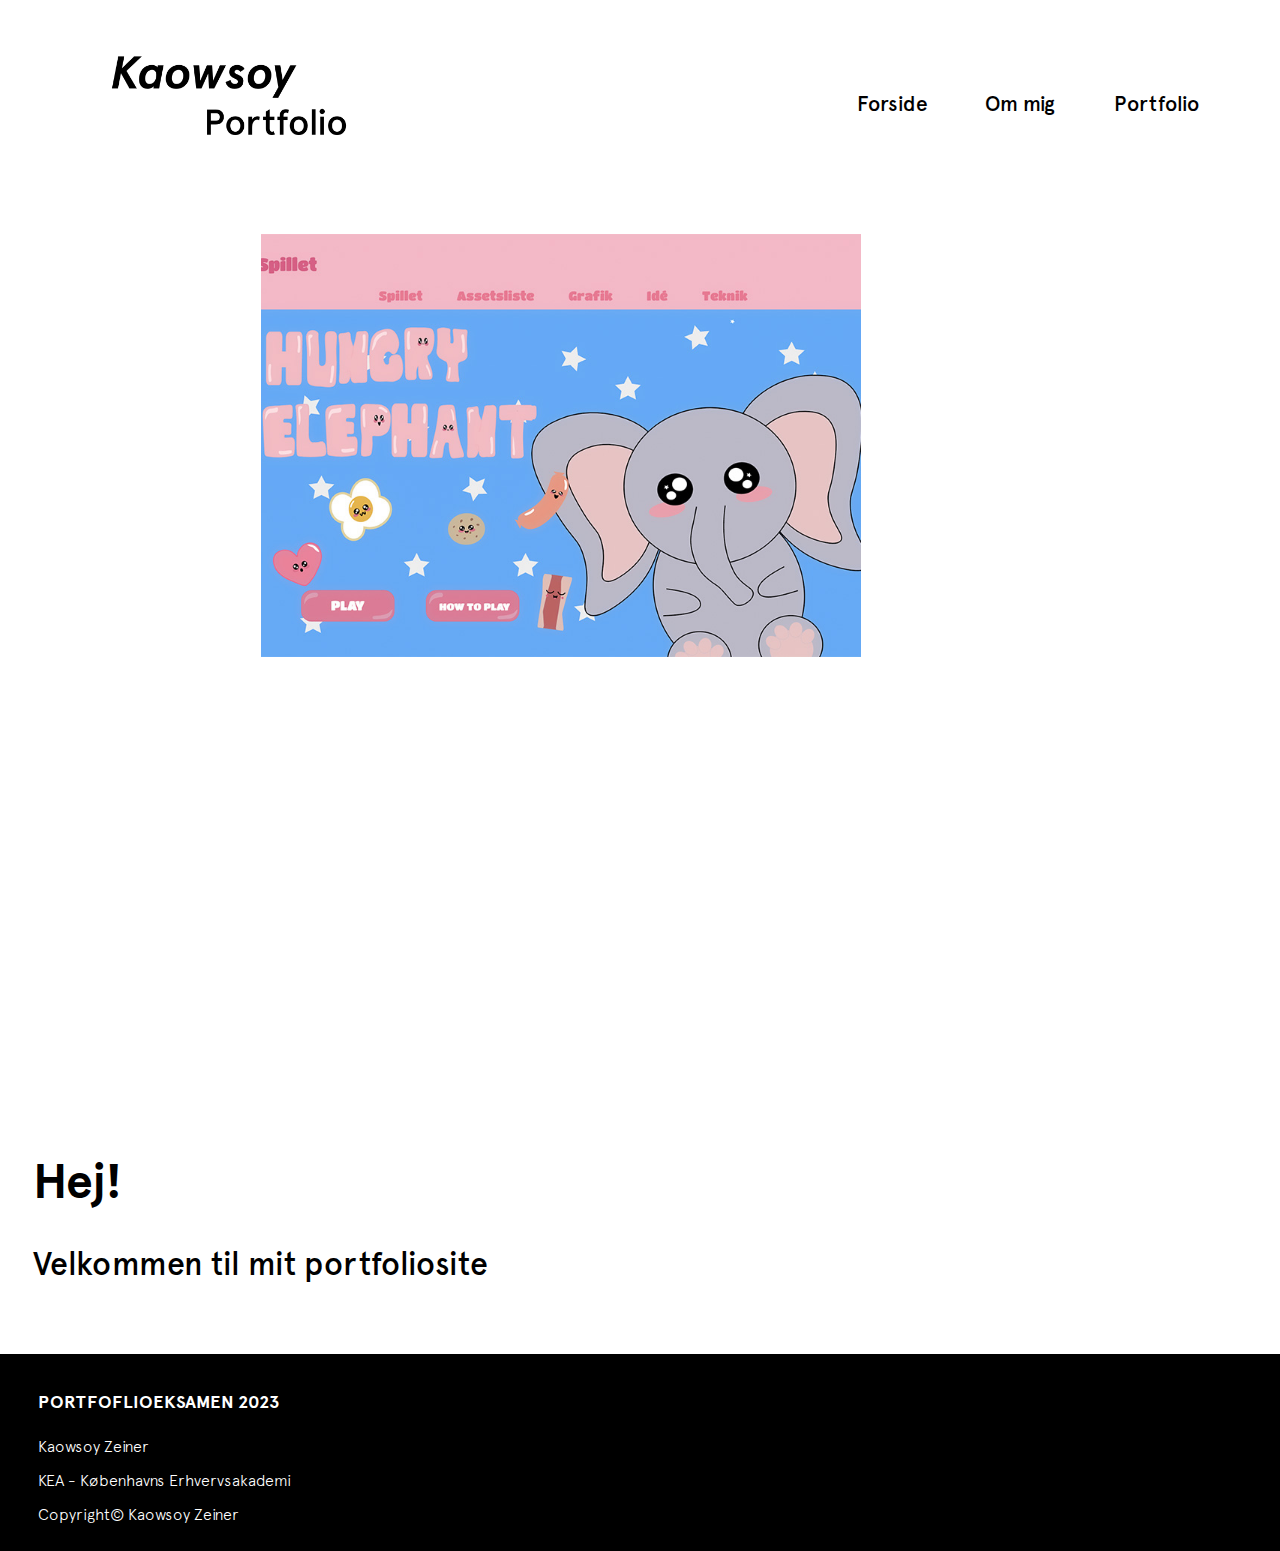
<file: index.html>
<!DOCTYPE html>
<html lang="en">
  <head>
    <meta charset="UTF-8" />
    <meta http-equiv="X-UA-Compatible" content="IE=edge" />
    <meta name="viewport" content="width=device-width, initial-scale=1.0" />
    <link rel="stylesheet" href="css/general.css" />
    <script src="javascript/index.js" defer></script>
    <title>forside</title>
  </head>
  <body>
    <header>
      <a href="index.html" class="logo"
        ><img src="imgs/logo_2.png" class="logo_size" alt="Logo"
      /></a>
      <nav class="nav">
        <ul id="nav_menu">
          <li><a href="index.html">Forside</a></li>
          <li><a href="om_mig.html">Om mig</a></li>
          <li><a href="portfolio.html">Portfolio</a></li>
        </ul>
      </nav>
    </header>
    <main>
      <div class="grid_1-1-1-1">
        <!--
      <div aria-label="Nyt billed">
          <div id="carousel" class="carousel1 shiift" data-carousel>
            <ul data-slides>
              <li class="slide" data-active> 
                <div class="forside_img">
                  <img src="./imgs/1.jpg" class="img_size" alt="billede" />
                </div>
              </li>
              <li class="slide">
                <div class="forside_img">
                  <img src="./imgs/2.jpg" alt="billede" class="img_size" />
                </div>
              </li>
              <li class="slide">
                <div class="forside_img">
                  <img src="./imgs/3.jpg" alt="billede" class="img_size" />
                </div>
              </li>
            </ul>
          </div> -->
        <div class="slide_show">
          <img class="place_holder" src="./imgs/1.jpg" alt="" />
          <div class="layer1">
            <img src="./imgs/1.jpg" alt="forside billede 1" width="600" />
          </div>
          <div class="layer2">
            <img src="./imgs/2.jpg" alt="forside billede 2" width="600" />
          </div>
          <div class="layer3">
            <img src="./imgs/3.jpg" alt="forside billede 3" width="600" />
          </div>
        </div>
        <div class="forside_tekst">
          <h1>Hej!</h1>
          <p>Velkommen til mit portfoliosite</p>
        </div>
      </div>
    </main>
    <footer class="footer_p">
      <div class="footer_info">
        <h4>PORTFOFLIOEKSAMEN 2023</h4>
        <p class="fp">Kaowsoy Zeiner</p>
        <p class="fp">KEA - Københavns Erhvervsakademi</p>
        <p class="fp">Copyright© Kaowsoy Zeiner</p>
      </div>
    </footer>
  </body>
</html>
</file>
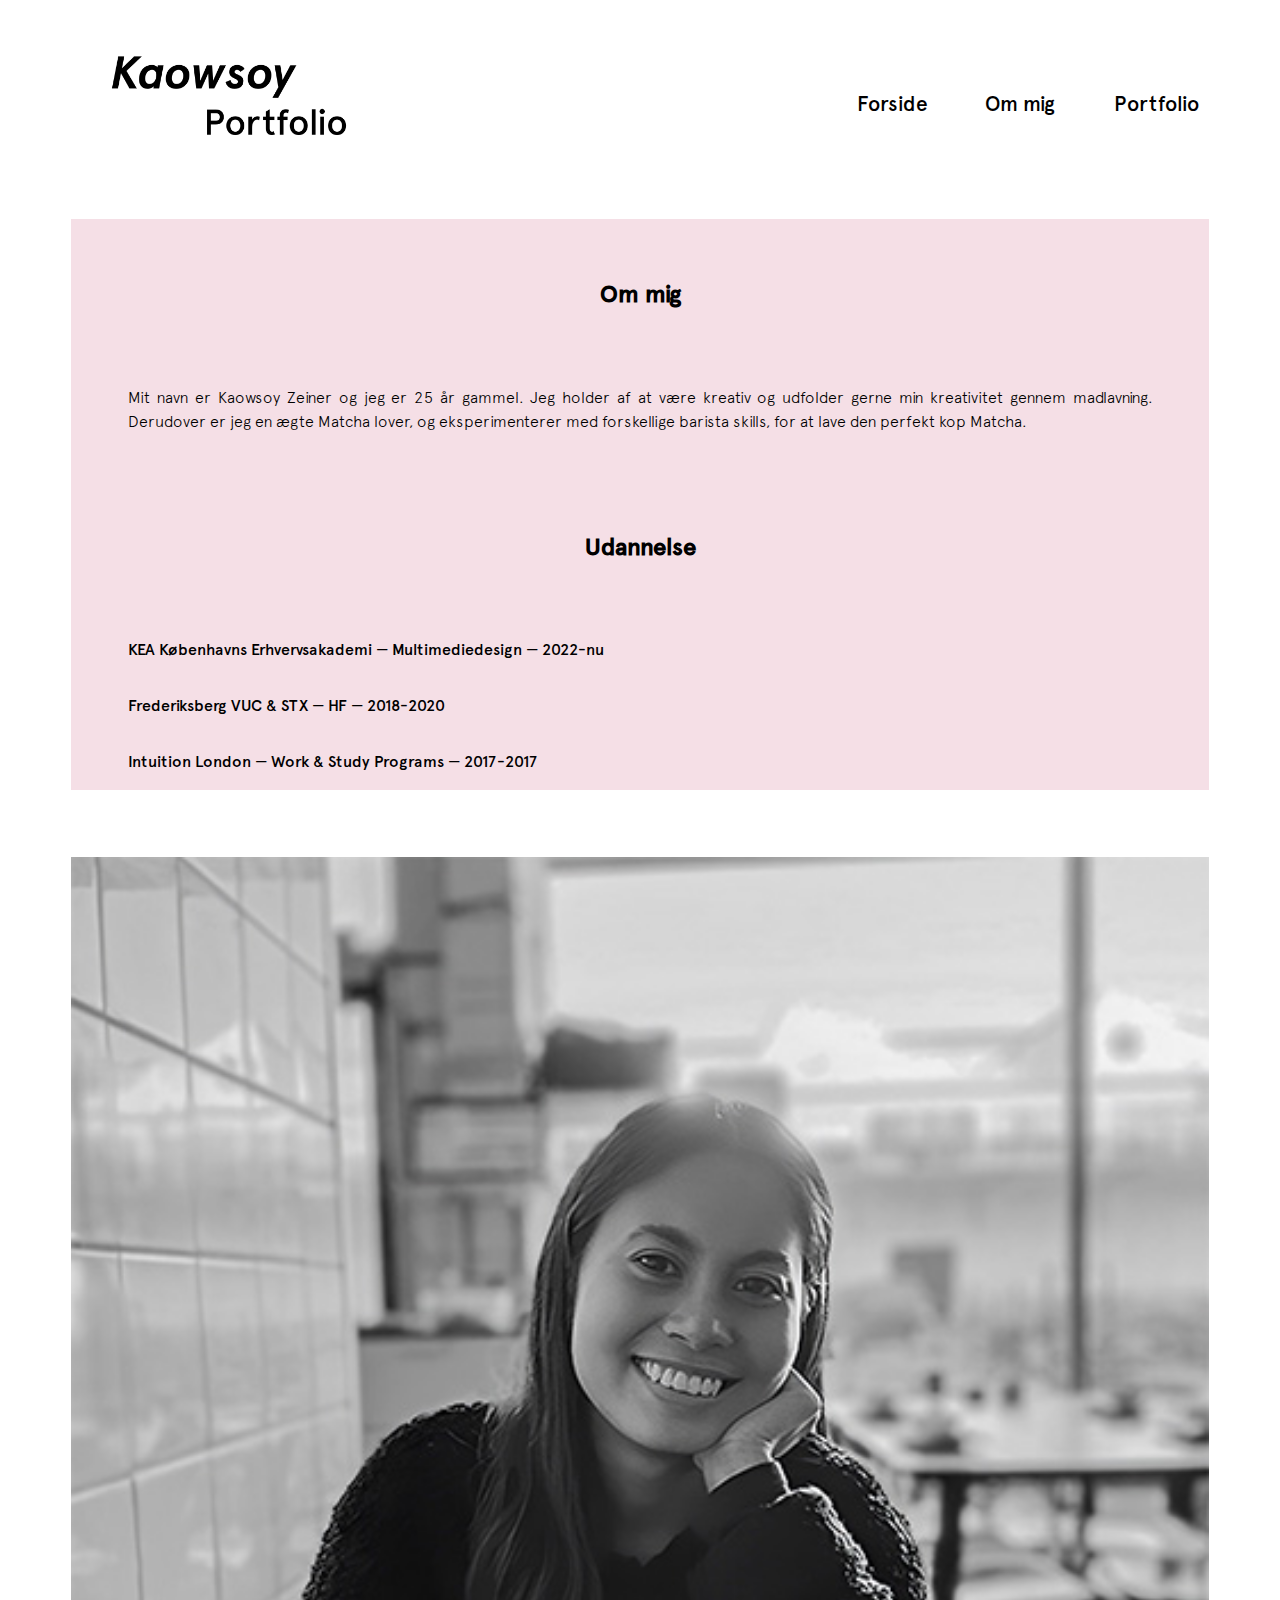
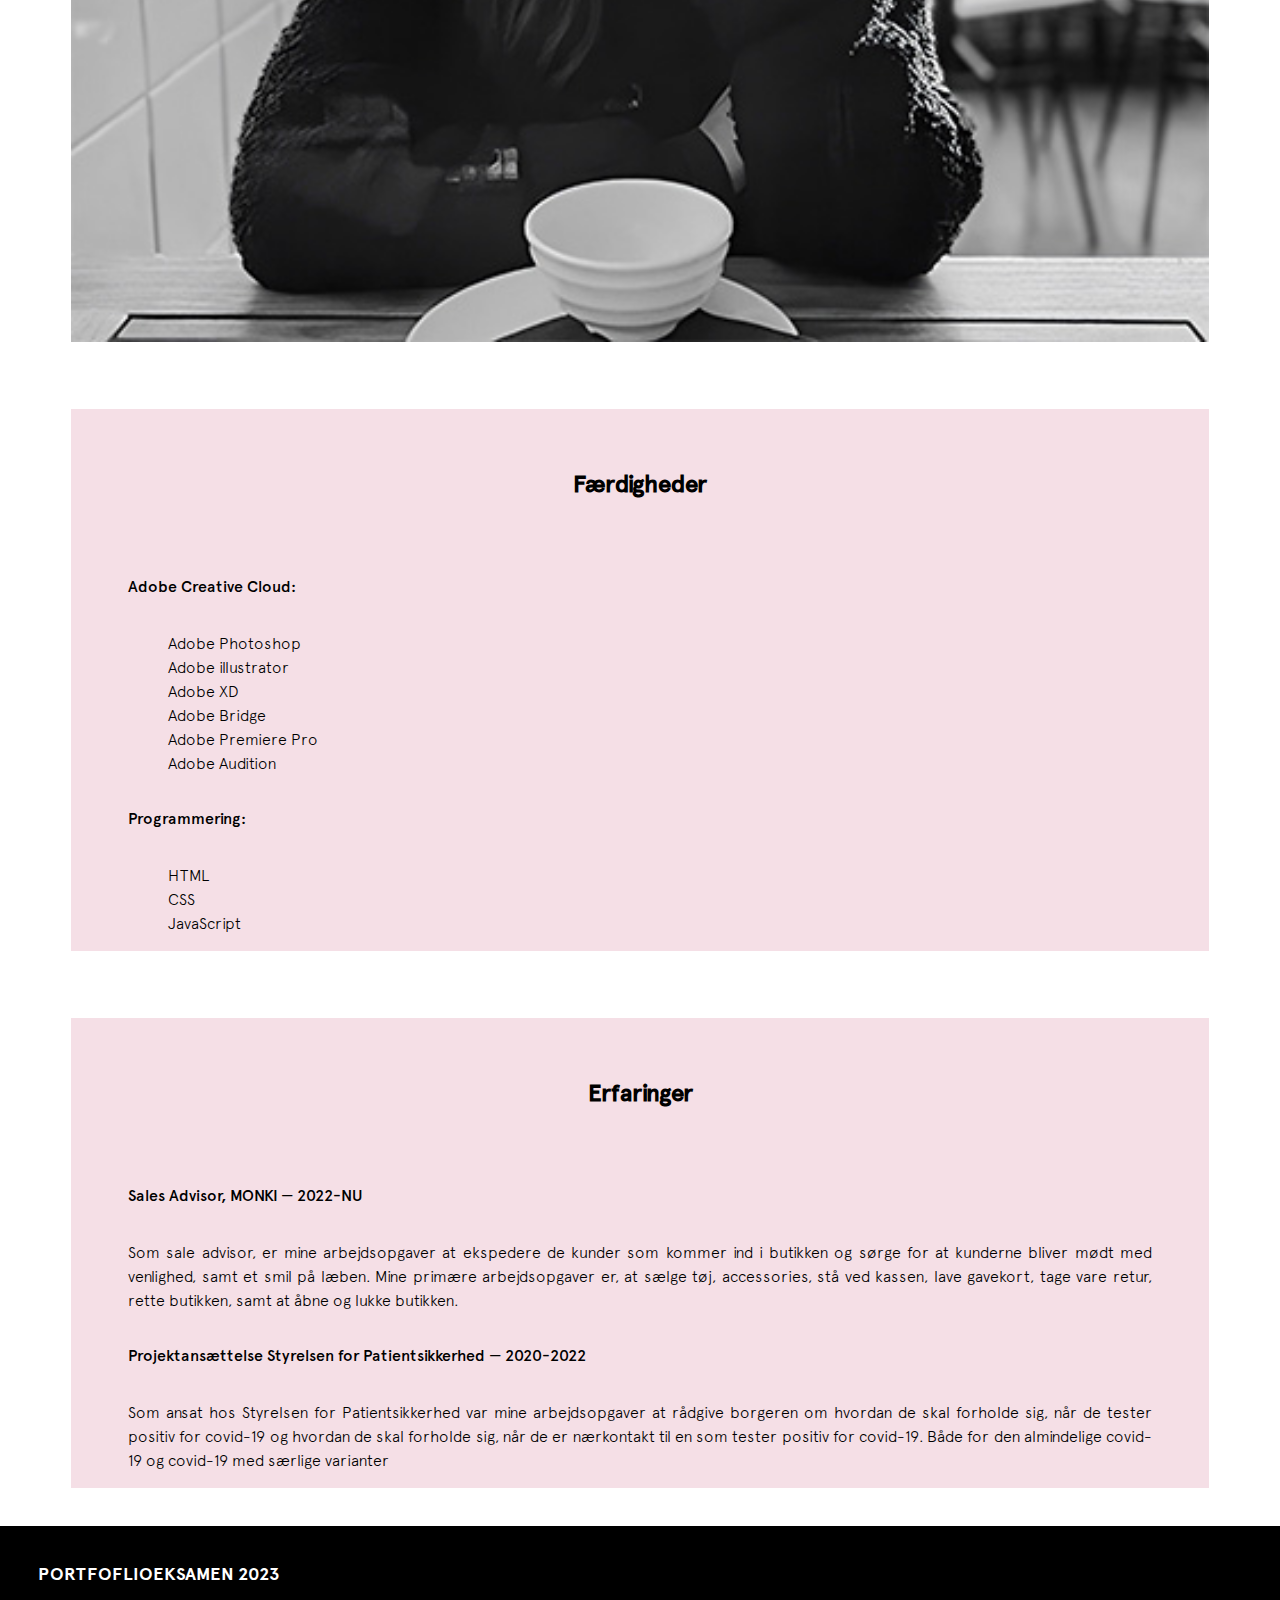
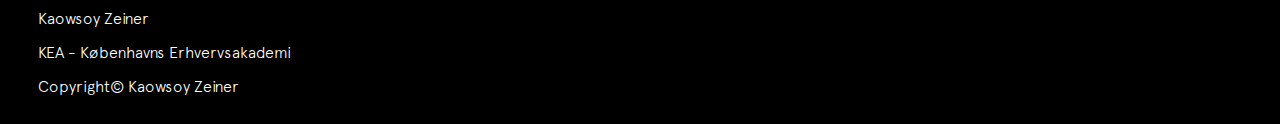
<file: om_mig.html>
<!DOCTYPE html>
<html lang="da">
  <head>
    <meta charset="UTF-8" />
    <meta http-equiv="X-UA-Compatible" content="IE=edge" />
    <meta name="viewport" content="width=device-width, initial-scale=1.0" />
    <link rel="stylesheet" href="css/general.css" />
    <title>Om mig</title>
  </head>
  <body>
    <header>
      <a href="index.html" class="logo"
        ><img src="imgs/logo_2.png" class="logo_size" alt="Logo"
      /></a>
      <nav class="nav">
        <ul id="nav_menu">
          <li><a href="index.html">Forside</a></li>
          <li><a href="om_mig.html">Om mig</a></li>
          <li><a href="portfolio.html">Portfolio</a></li>
        </ul>
      </nav>
    </header>
    <main>
      <div class="grid_container">
        <div class="grid_item">
          <h2>Om mig</h2>
          <p class="light_tekst">
            Mit navn er Kaowsoy Zeiner og jeg er 25 år gammel. Jeg holder af at
            være kreativ og udfolder gerne min kreativitet gennem madlavning.
            Derudover er jeg en ægte Matcha lover, og eksperimenterer med
            forskellige barista skills, for at lave den perfekt kop Matcha.
          </p>
          <br />
          <h2>Udannelse</h2>
          <p class="cv_tekst">
            KEA Københavns Erhvervsakademi — Multimediedesign — 2022-nu
          </p>
          <p class="cv_tekst">Frederiksberg VUC & STX — HF — 2018-2020</p>
          <p class="cv_tekst">
            Intuition London — Work & Study Programs — 2017-2017
          </p>
        </div>
        <div class="grid_item">
          <img src="./imgs/cv4_img.jpg" alt="cv_img" />
        </div>
        <div class="grid_item">
          <h2>Færdigheder</h2>
          <p class="cv_tekst">Adobe Creative Cloud:</p>
          <ul class="cv_tekst">
            <li>Adobe Photoshop</li>
            <li>Adobe illustrator</li>
            <li>Adobe XD</li>
            <li>Adobe Bridge</li>
            <li>Adobe Premiere Pro</li>
            <li>Adobe Audition</li>
          </ul>

          <p class="cv_tekst">Programmering:</p>
          <ul class="cv_tekst">
            <li>HTML</li>
            <li>CSS</li>
            <li>JavaScript</li>
          </ul>
        </div>
        <div class="grid_item">
          <h2>Erfaringer</h2>
          <p class="cv_tekst">Sales Advisor, MONKI — 2022-NU</p>
          <p class="light_tekst">
            Som sale advisor, er mine arbejdsopgaver at ekspedere de kunder som
            kommer ind i butikken og sørge for at kunderne bliver mødt med
            venlighed, samt et smil på læben. Mine primære arbejdsopgaver er, at
            sælge tøj, accessories, stå ved kassen, lave gavekort, tage vare
            retur, rette butikken, samt at åbne og lukke butikken.
          </p>
          <p class="cv_tekst">
            Projektansættelse Styrelsen for Patientsikkerhed — 2020-2022
          </p>
          <p class="light_tekst">
            Som ansat hos Styrelsen for Patientsikkerhed var mine arbejdsopgaver
            at rådgive borgeren om hvordan de skal forholde sig, når de tester
            positiv for covid-19 og hvordan de skal forholde sig, når de er
            nærkontakt til en som tester positiv for covid-19. Både for den
            almindelige covid-19 og covid-19 med særlige varianter
          </p>
        </div>
      </div>
    </main>
    <footer class="footer_p">
      <div class="footer_info">
        <h4>PORTFOFLIOEKSAMEN 2023</h4>
        <p class="fp">Kaowsoy Zeiner</p>
        <p class="fp">KEA - Københavns Erhvervsakademi</p>
        <p class="fp">Copyright© Kaowsoy Zeiner</p>
      </div>
    </footer>
  </body>
</html>
</file>
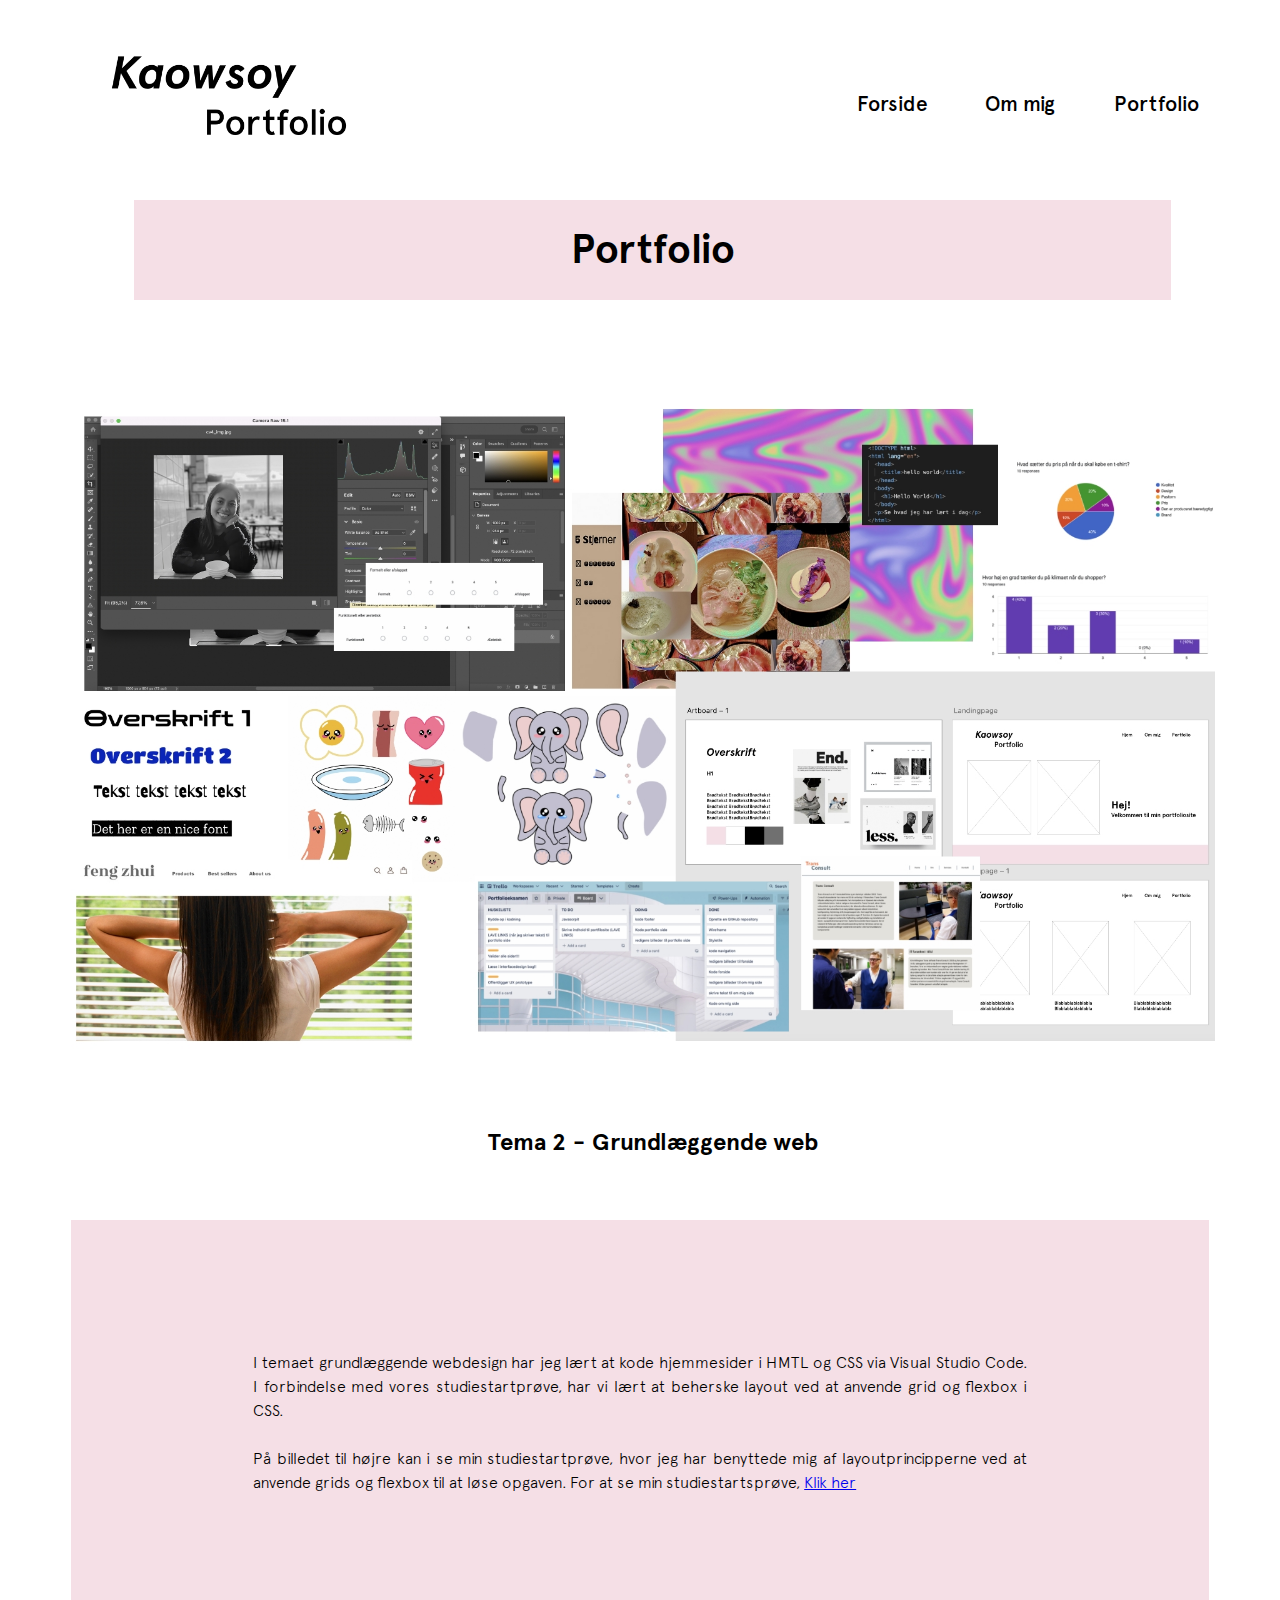
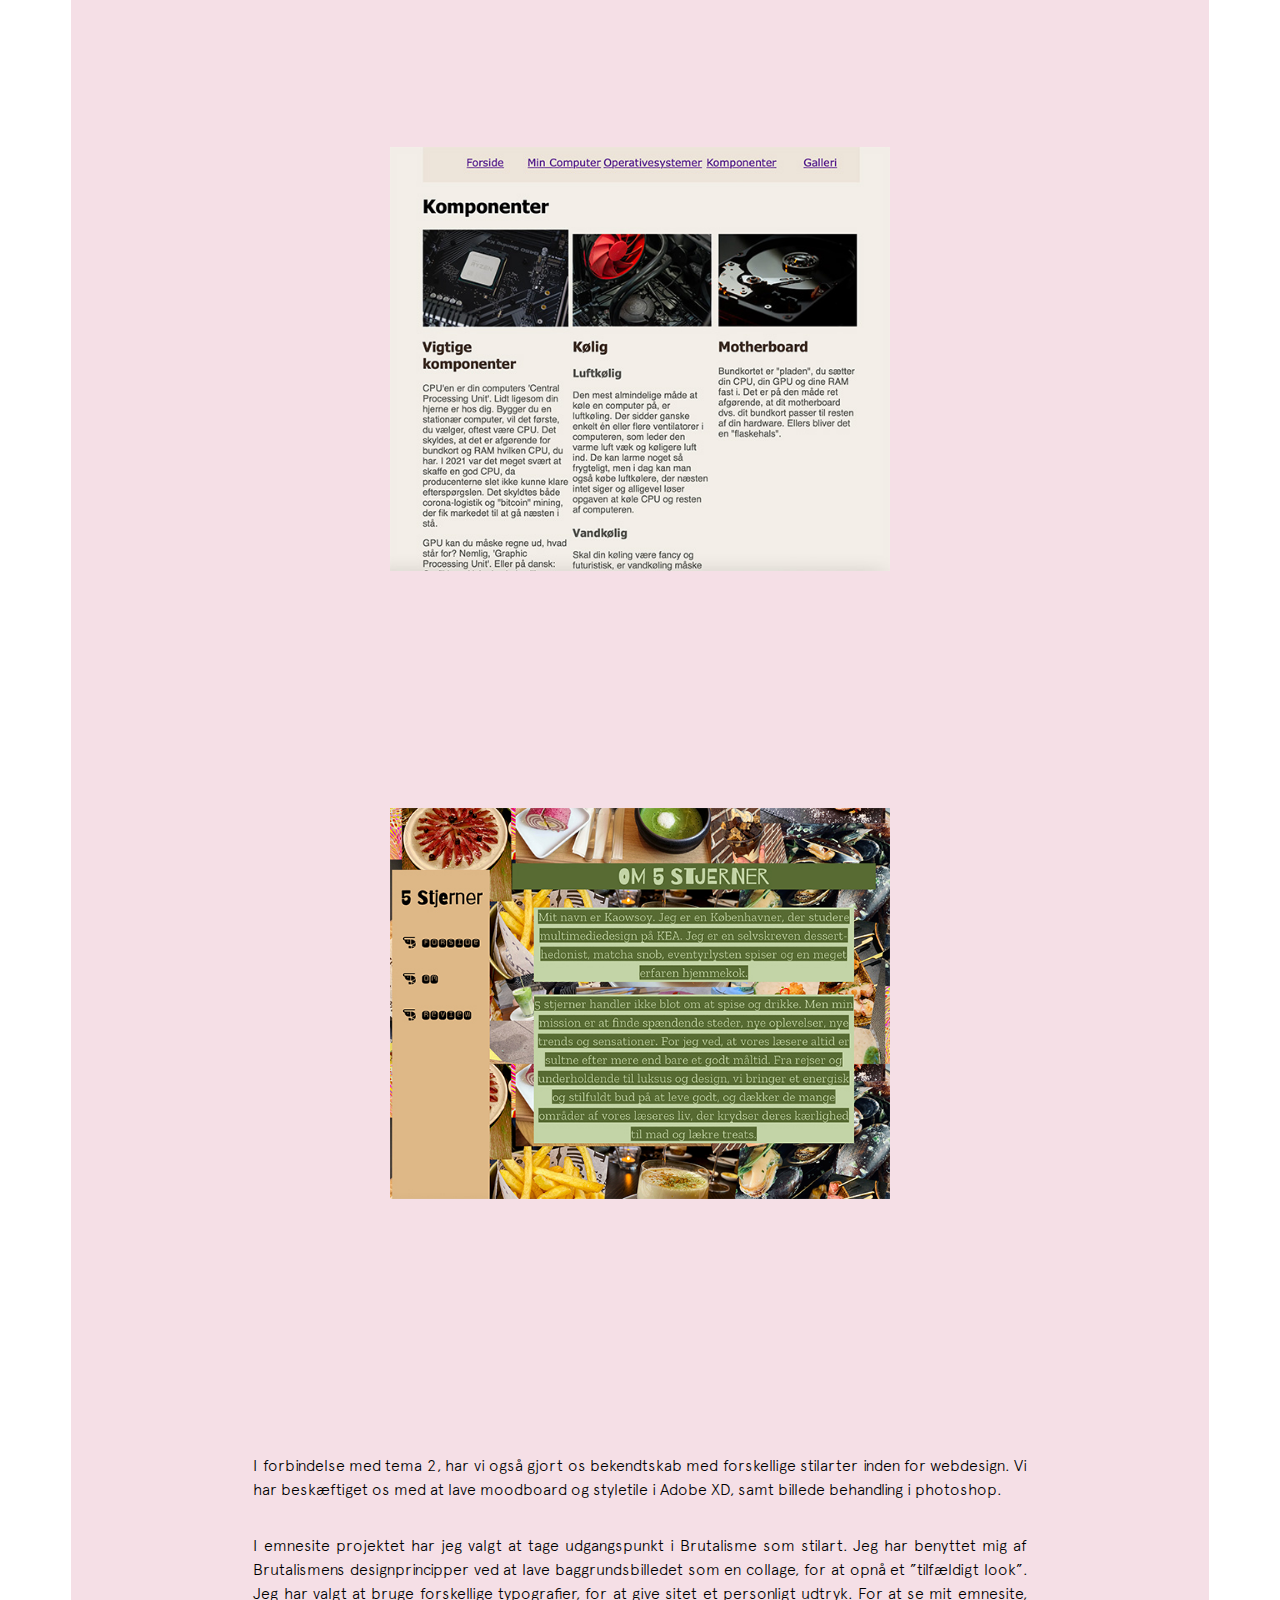
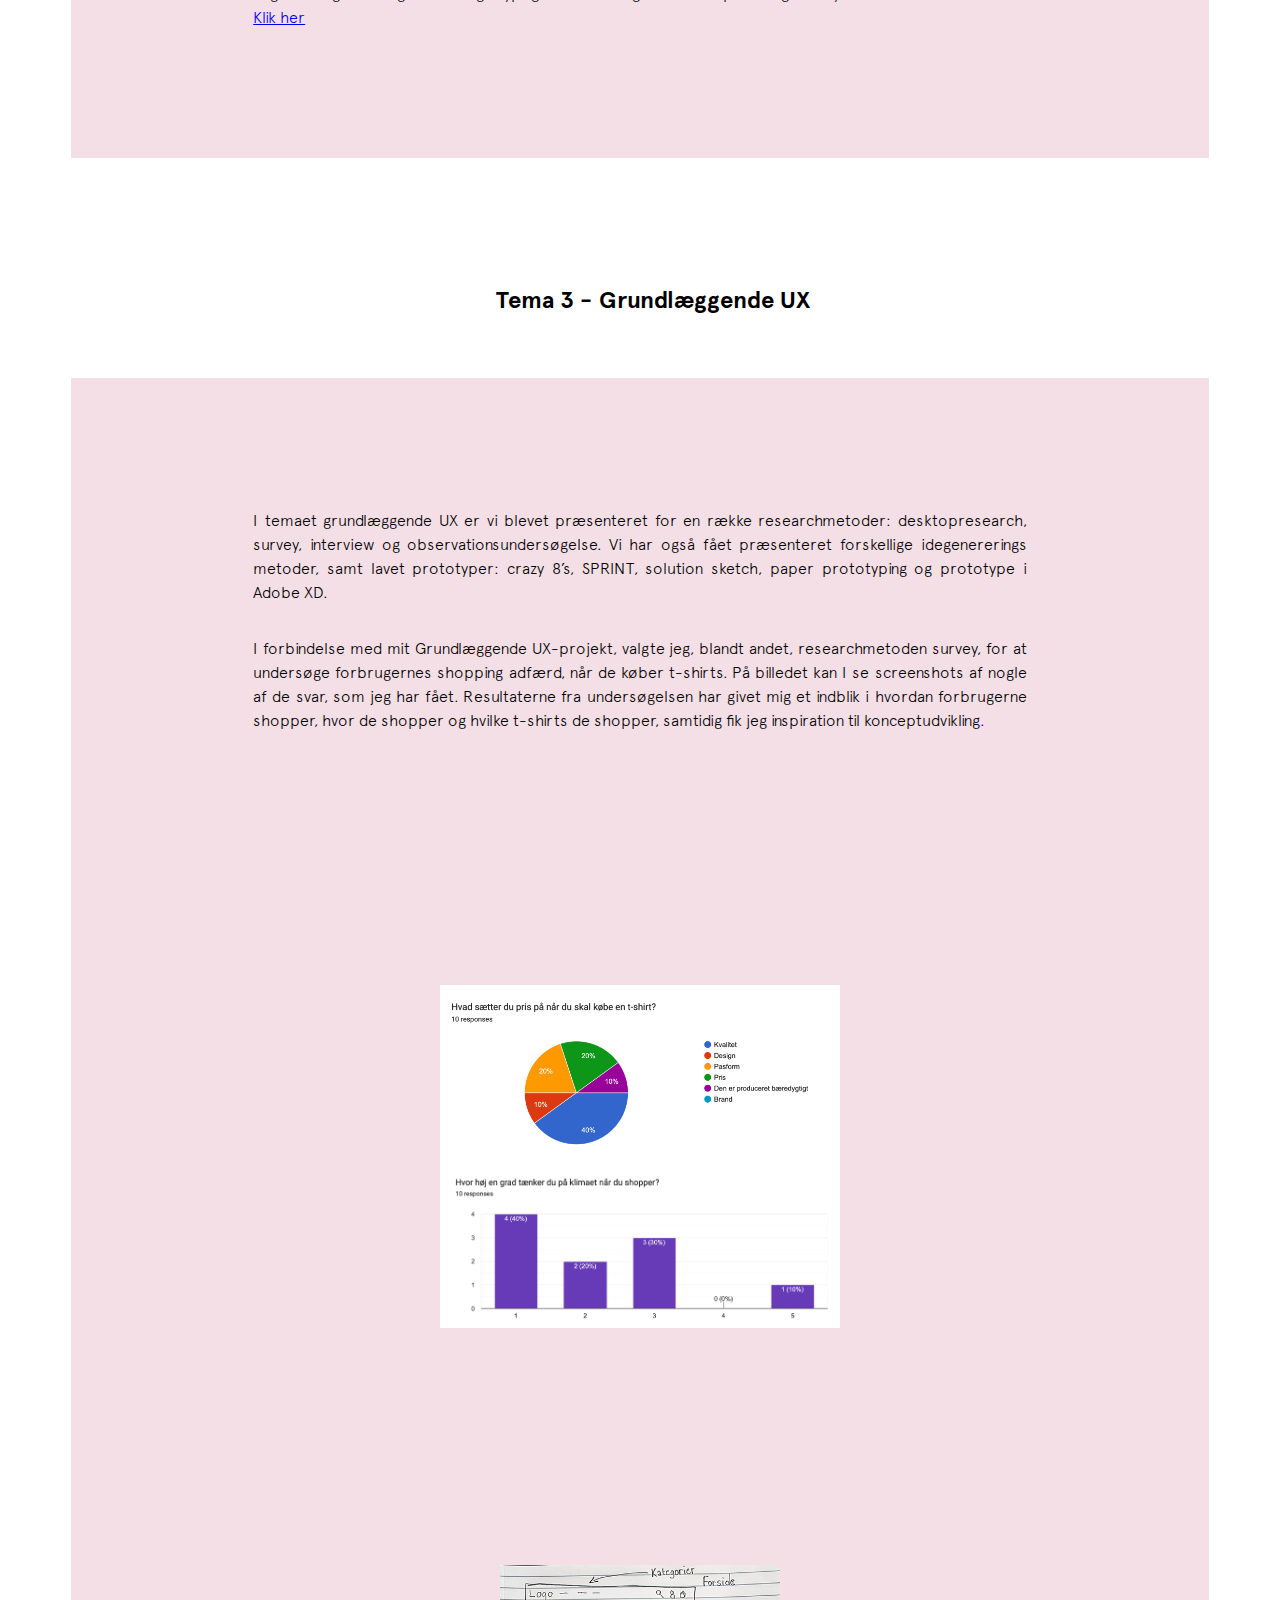
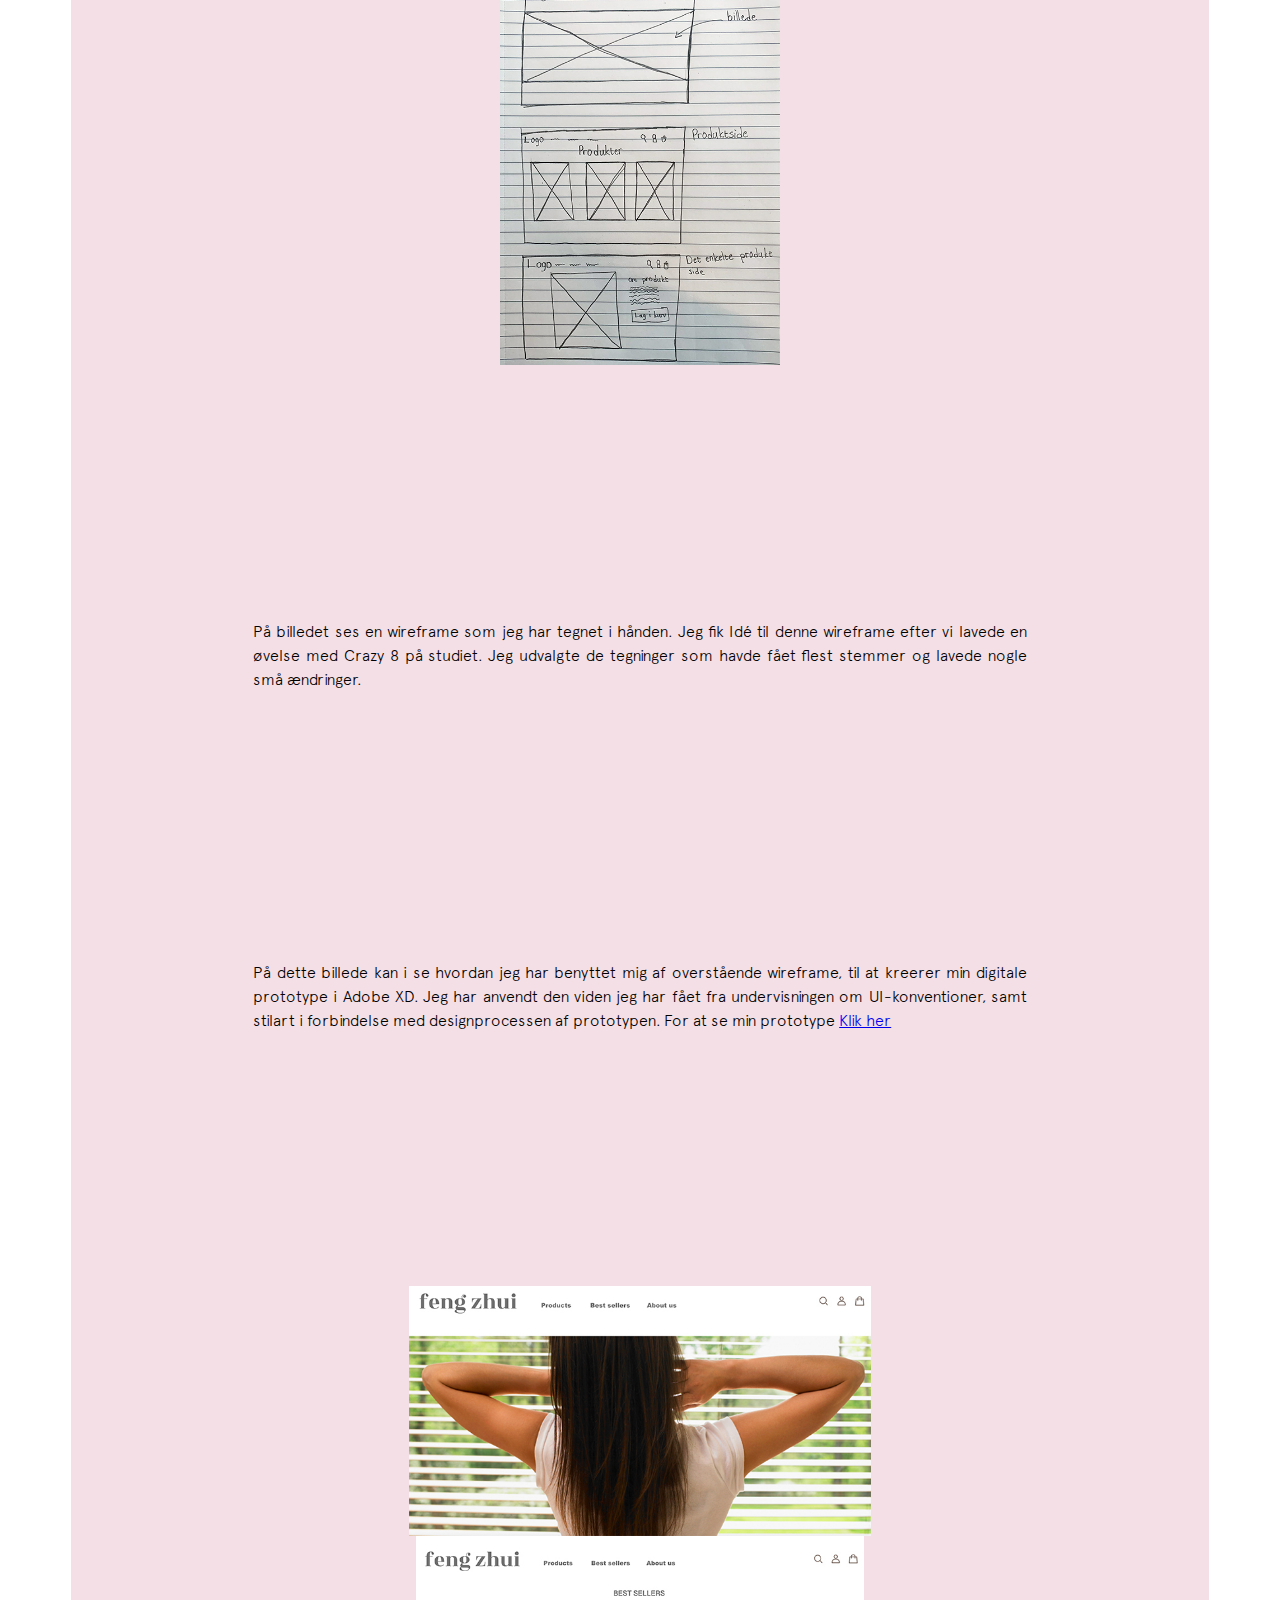
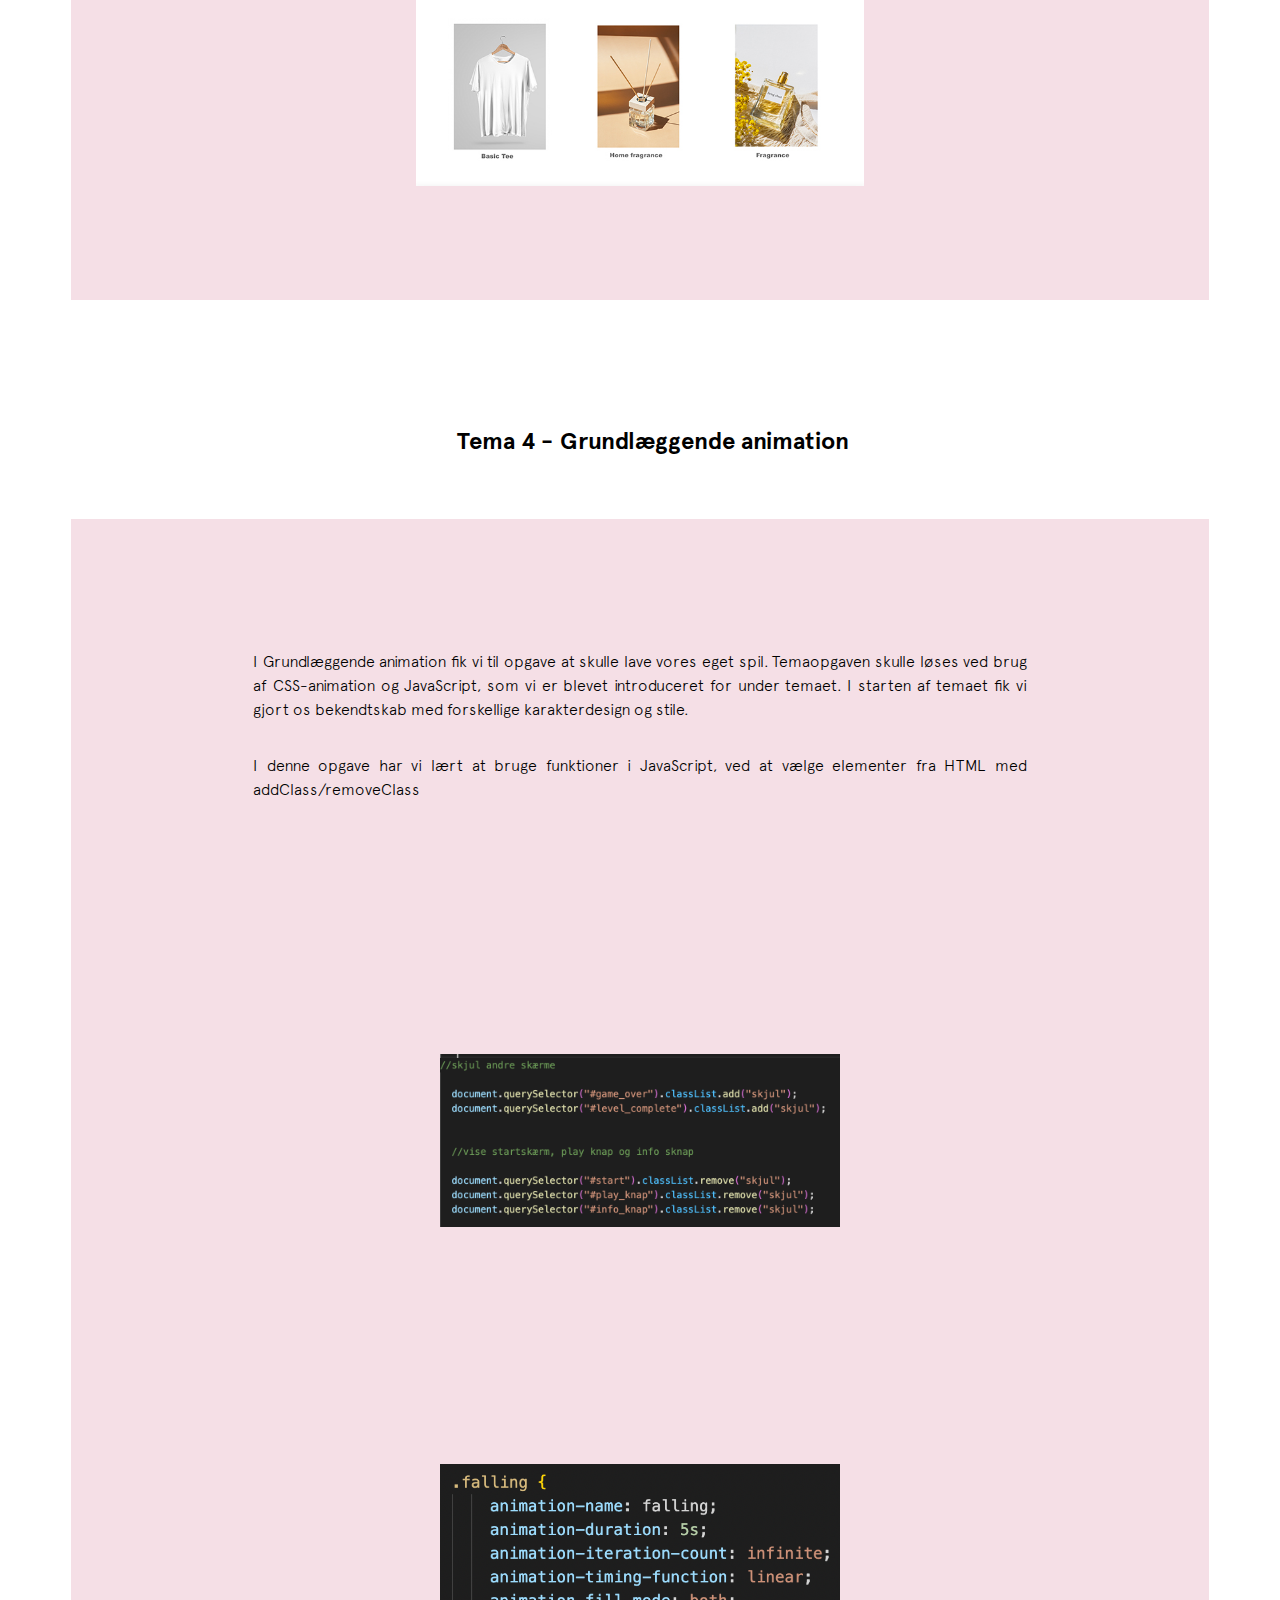
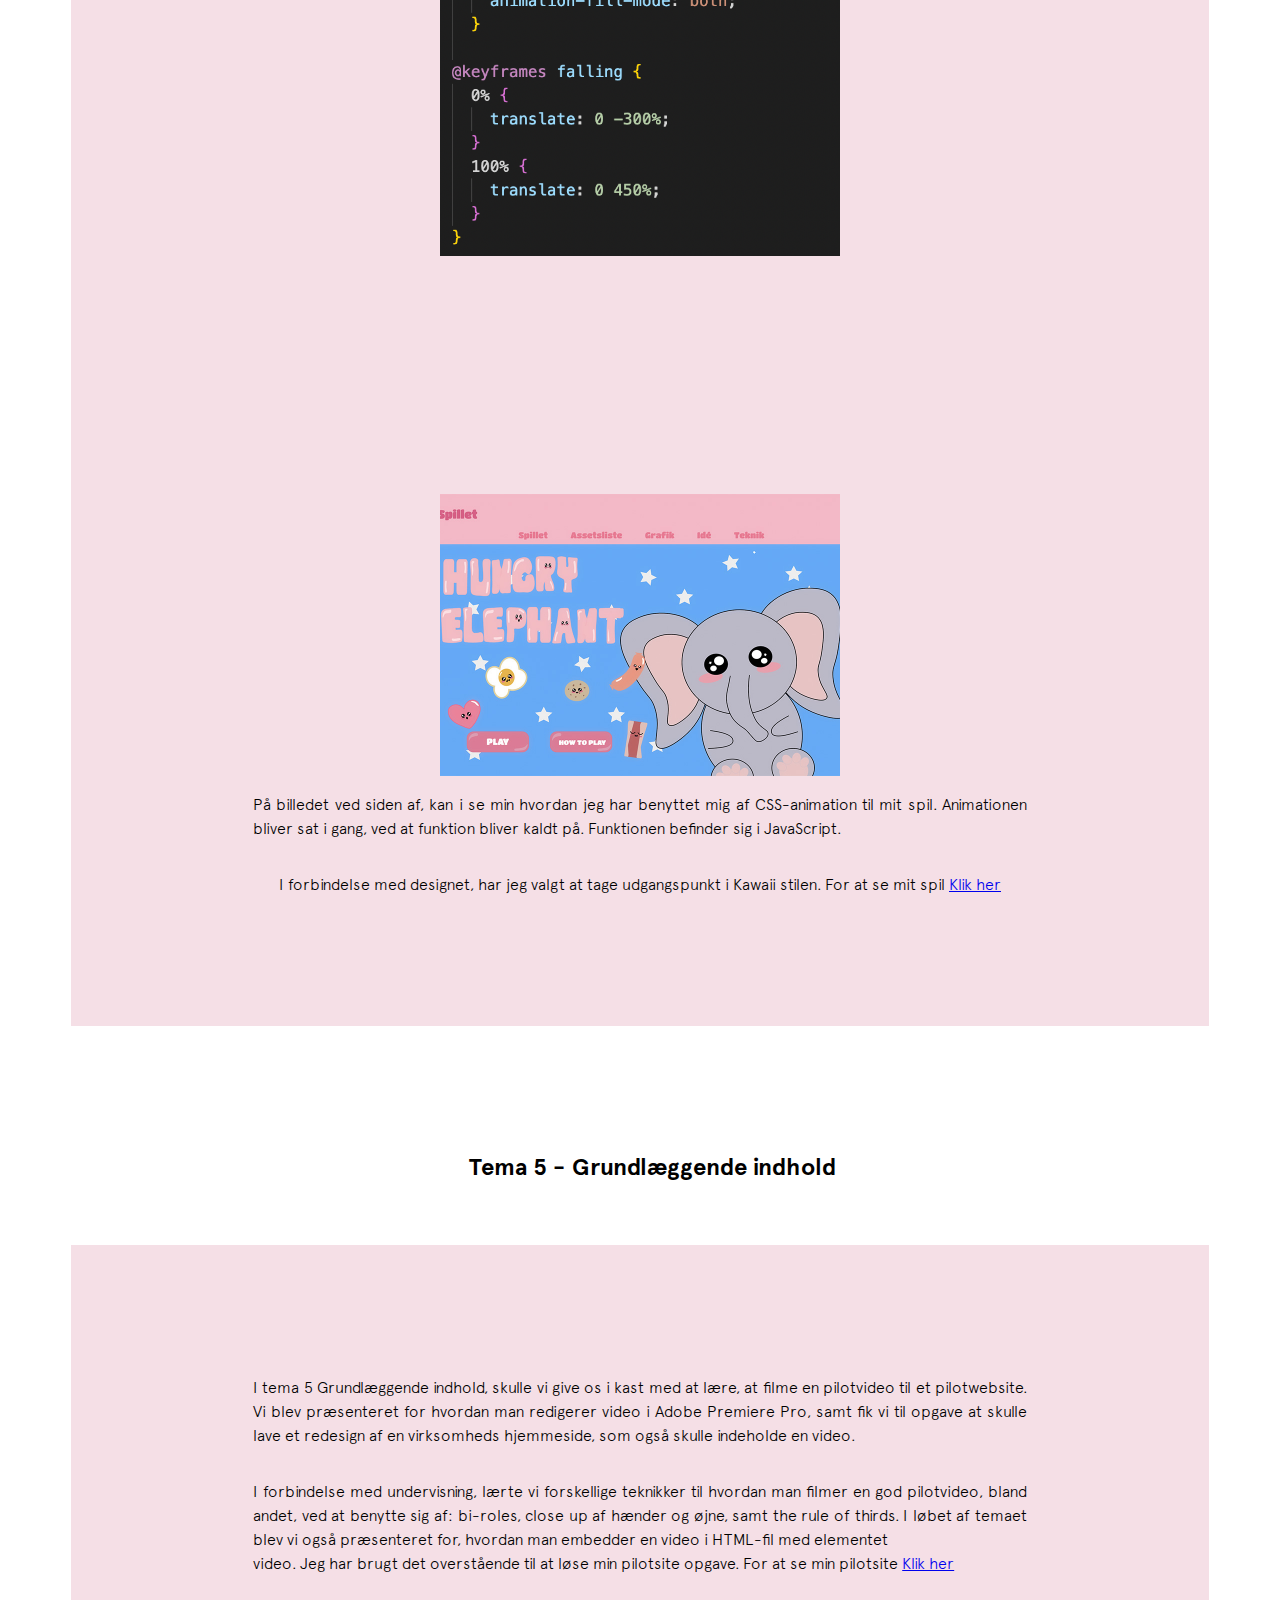
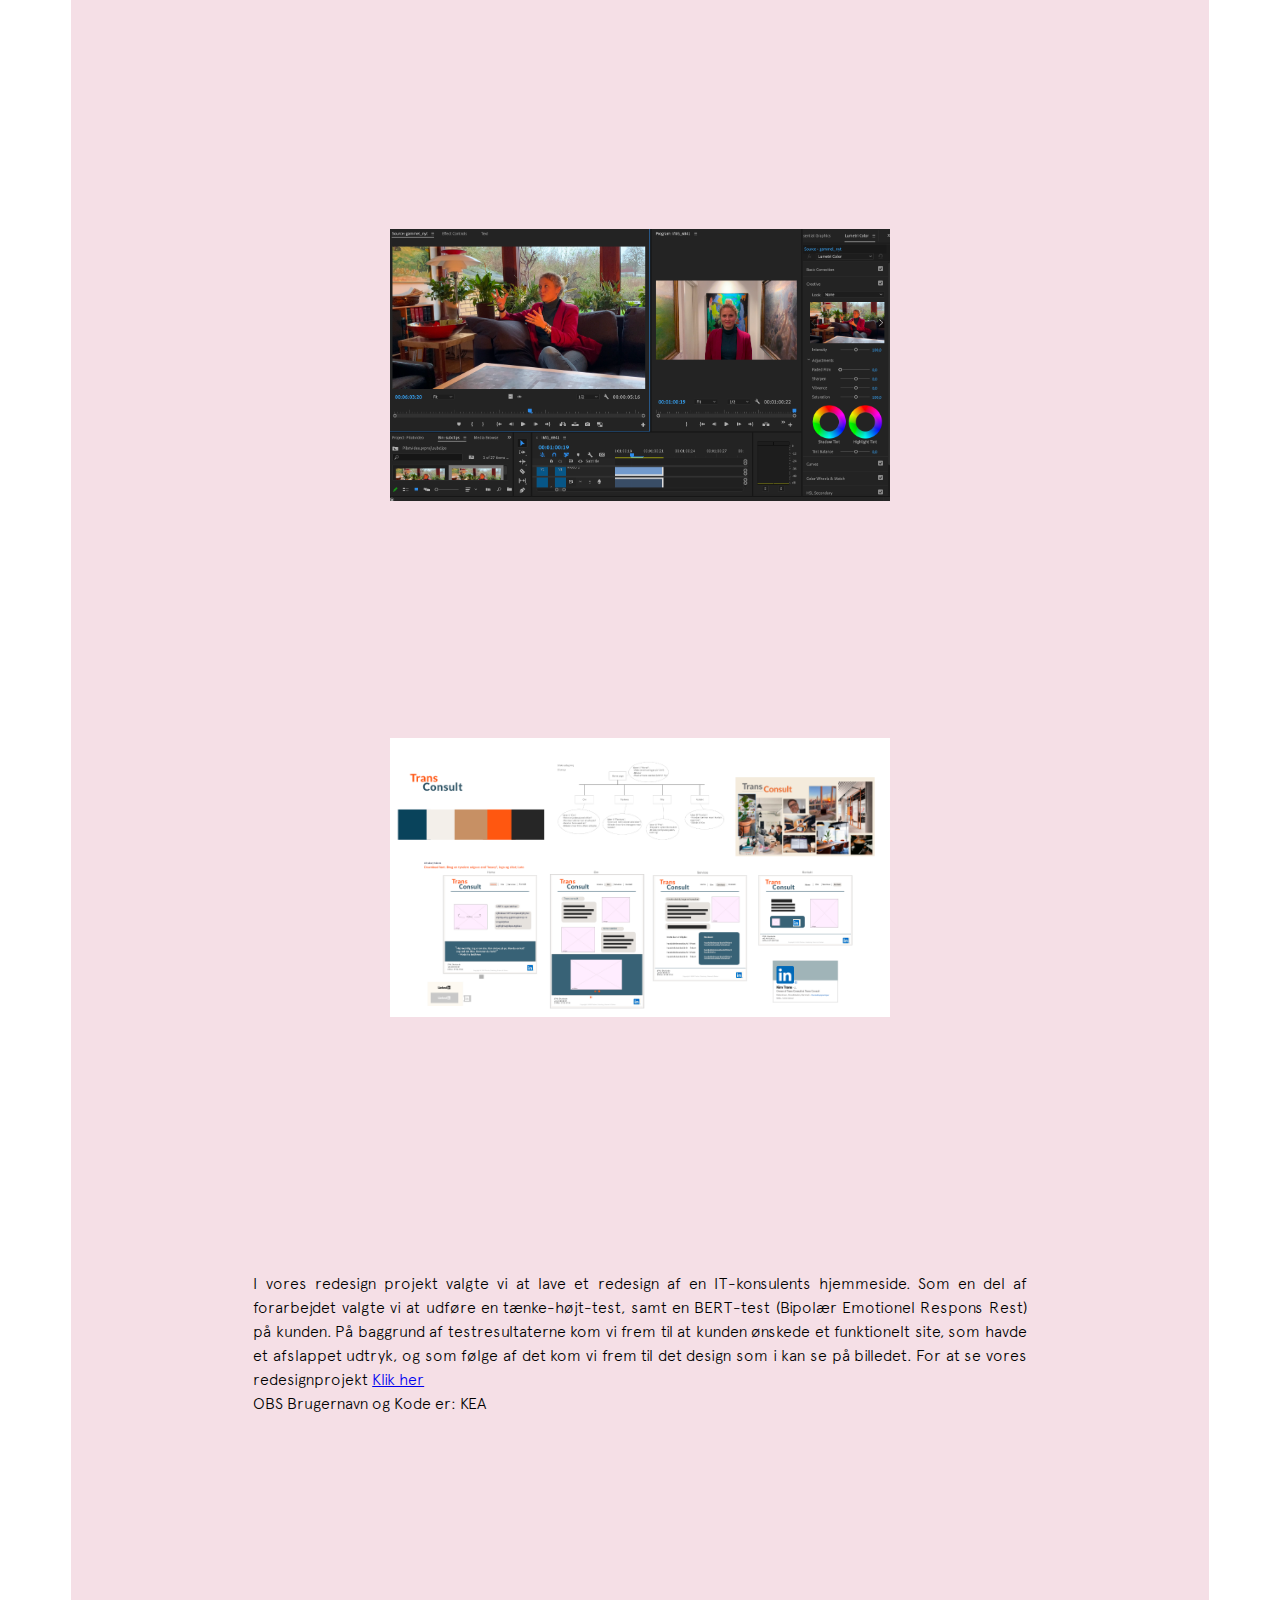
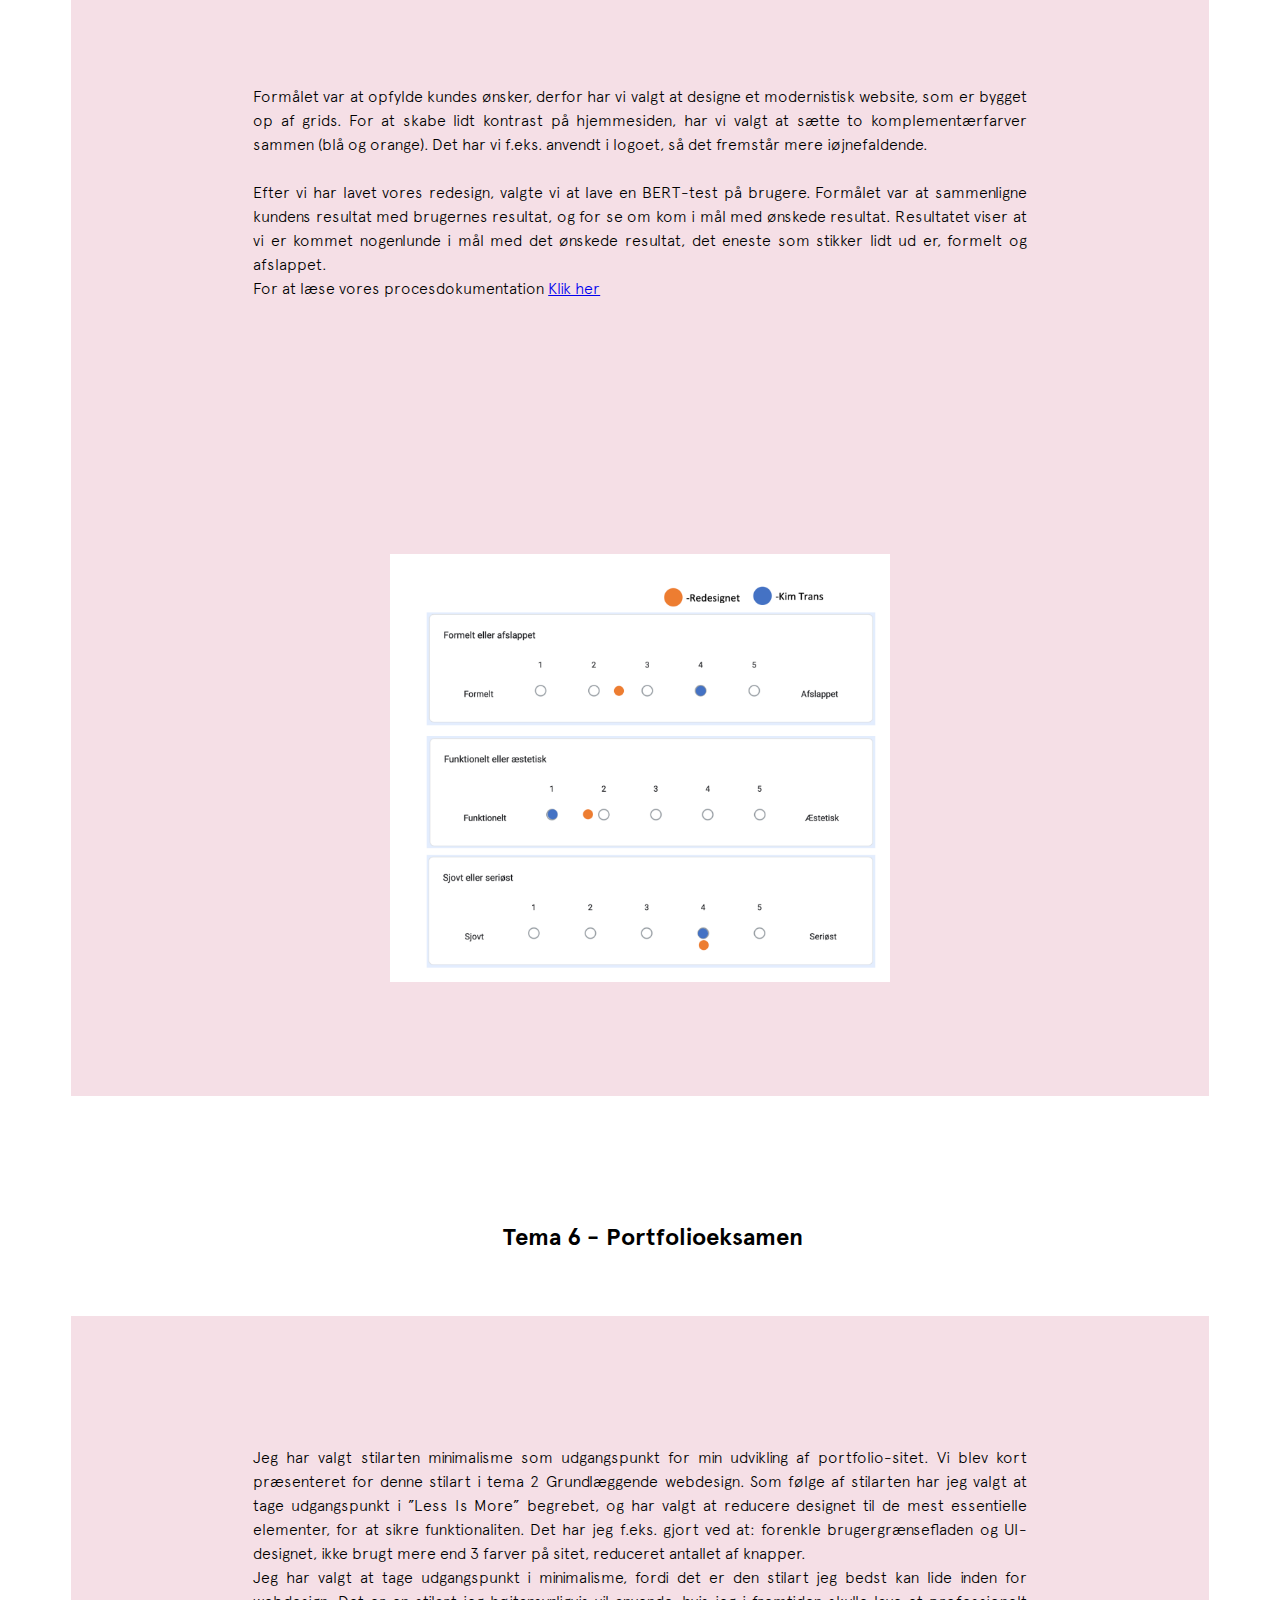
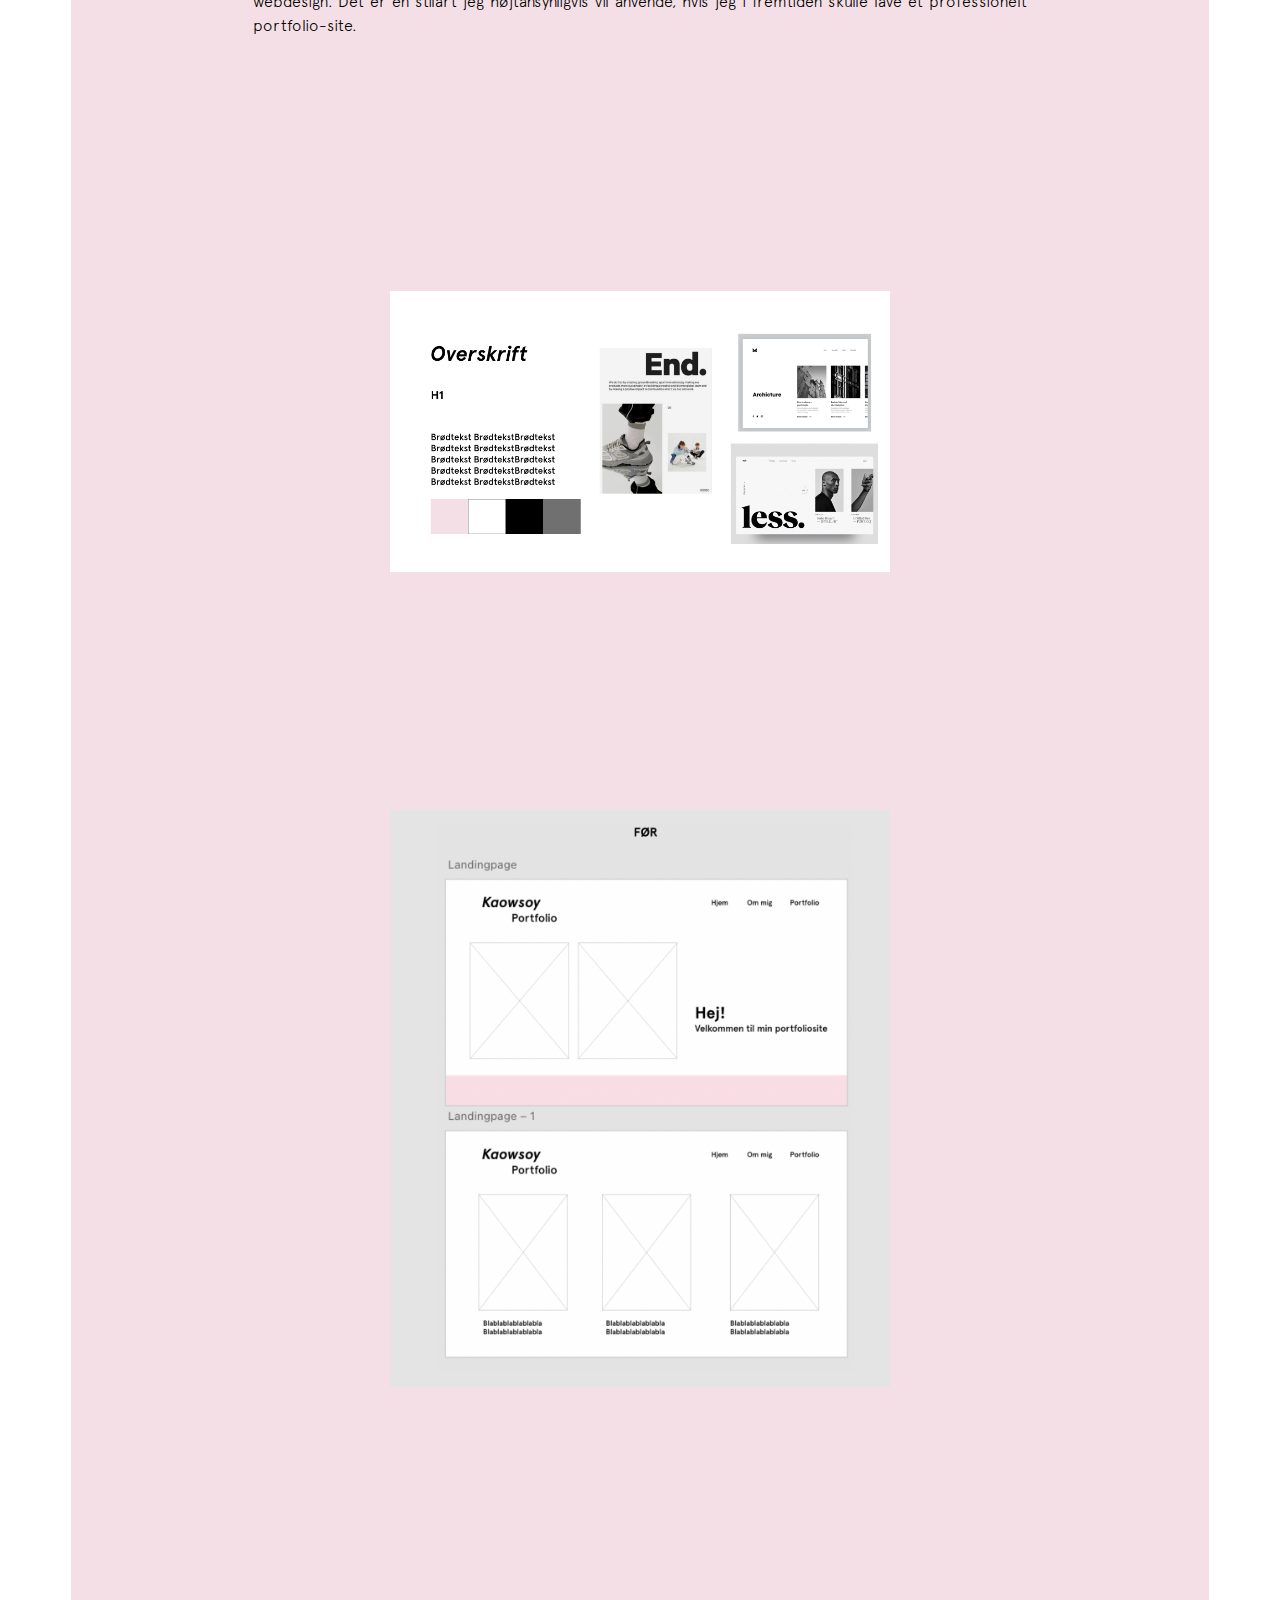
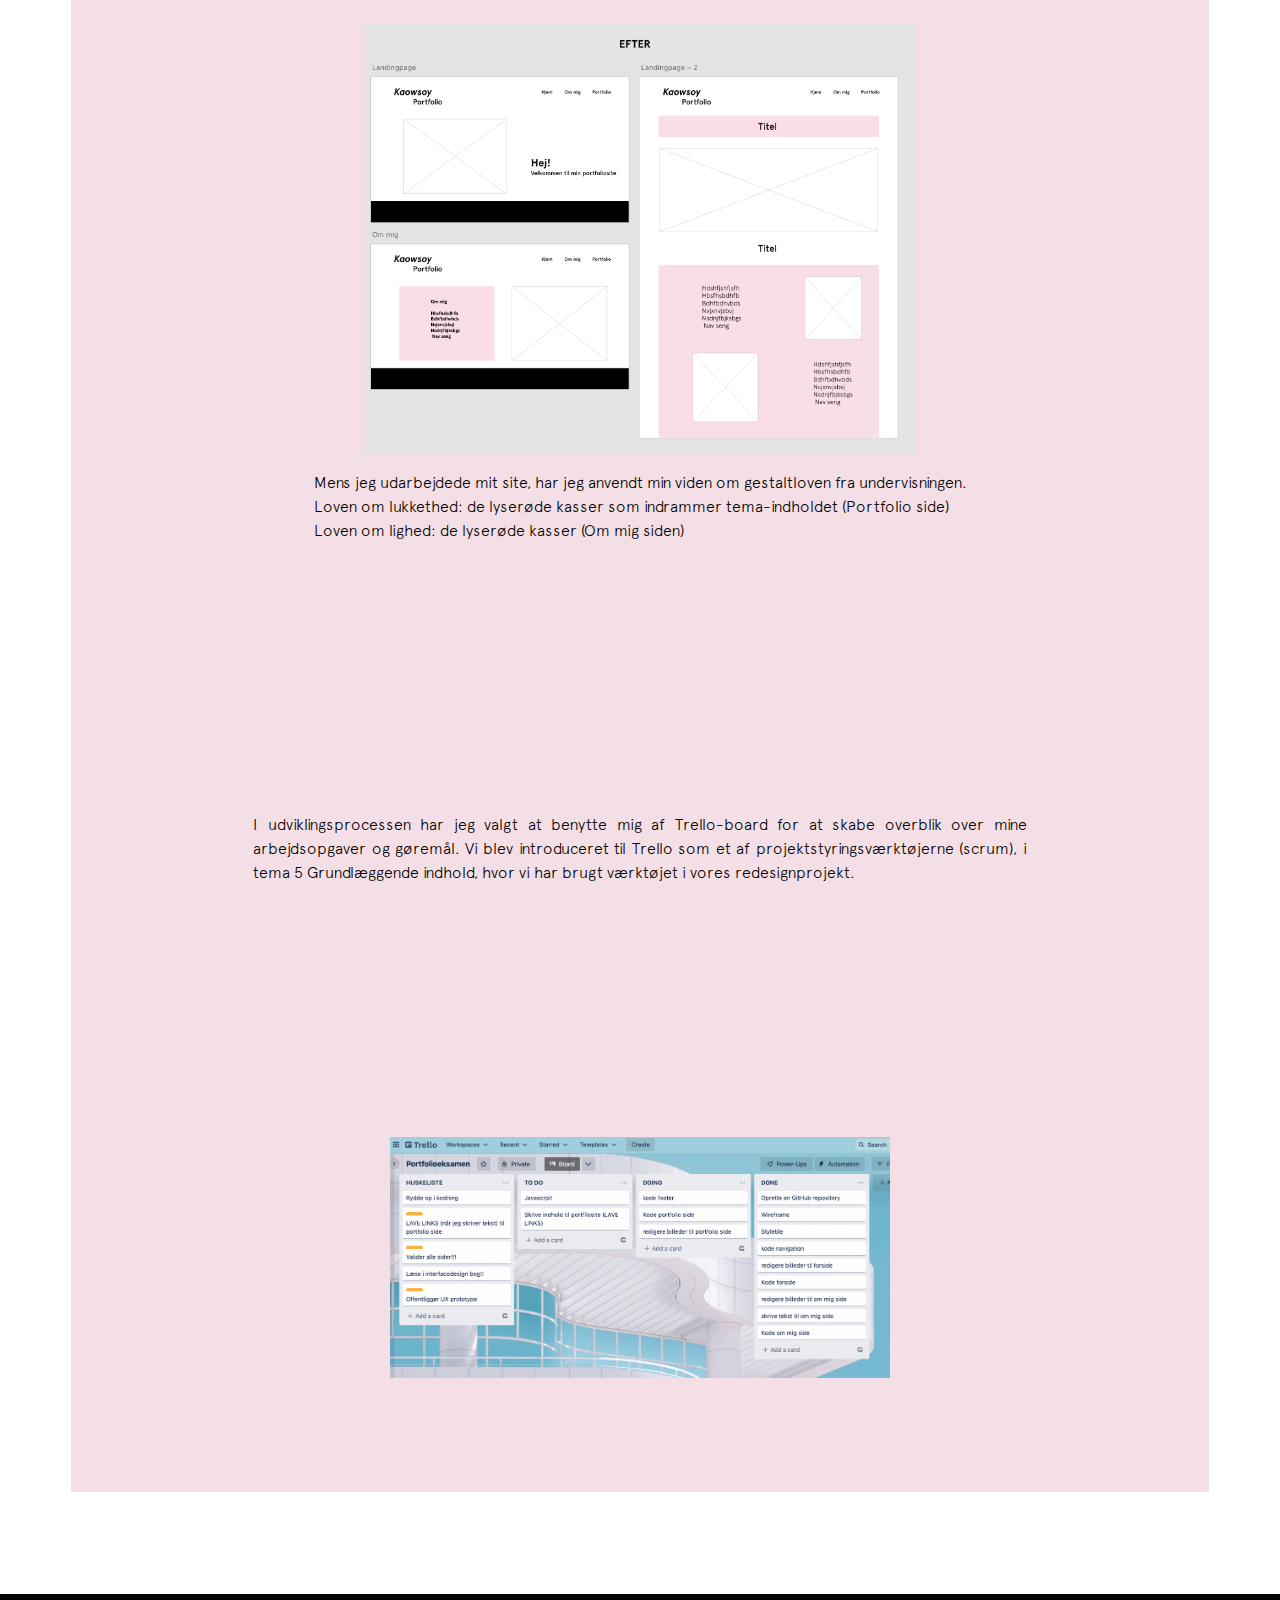
<file: portfolio.html>
<!DOCTYPE html>
<html lang="da">
  <head>
    <meta charset="UTF-8" />
    <meta http-equiv="X-UA-Compatible" content="IE=edge" />
    <meta name="viewport" content="width=device-width, initial-scale=1.0" />
    <link rel="stylesheet" href="css/general.css" />
    <script src="javascript/index.js" defer></script>
    <title>Portfolio</title>
  </head>
  <body>
    <header>
      <a href="index.html" class="logo"
        ><img src="imgs/logo_2.png" class="logo_size" alt="Logo"
      /></a>
      <nav class="nav">
        <ul id="nav_menu">
          <li><a href="index.html">Forside</a></li>
          <li><a href="om_mig.html">Om mig</a></li>
          <li><a href="portfolio.html">Portfolio</a></li>
        </ul>
      </nav>
    </header>
    <main>
      <div class="grid_2fr">
        <h1 class="h1">Portfolio</h1>
        <div class="grid_item3">
          <img src="./imgs/collage.jpg" alt="collage" width="1200" />
        </div>
      </div>
      <h2 class="h2">Tema 2 - Grundlæggende web</h2>

      <div class="grid_container2">
        <div class="grid_item2">
          <p class="indhold">
            I temaet grundlæggende webdesign har jeg lært at kode hjemmesider i
            HMTL og CSS via Visual Studio Code. I forbindelse med vores
            studiestartprøve, har vi lært at beherske layout ved at anvende grid
            og flexbox i CSS.
            <br />
            <br />
            På billedet til højre kan i se min studiestartprøve, hvor jeg har
            benyttede mig af layoutprincipperne ved at anvende grids og flexbox
            til at løse opgaven. For at se min studiestartsprøve,
            <a href="https://zeinerstudio.dk/website/index.html" target="_blank"
              >Klik her</a
            >
          </p>
        </div>
        <div class="grid_item2">
          <img src="./imgs/website_portfolio.jpg" alt="website" width="500" />
        </div>
        <div class="grid_item2">
          <img src="./imgs/emnesite_portfolio.jpg" alt="emnesite" width="500" />
        </div>
        <div class="grid_item2">
          <p class="indhold">
            I forbindelse med tema 2, har vi også gjort os bekendtskab med
            forskellige stilarter inden for webdesign. Vi har beskæftiget os med
            at lave moodboard og styletile i Adobe XD, samt billede behandling i
            photoshop.
          </p>
          <p class="indhold">
            I emnesite projektet har jeg valgt at tage udgangspunkt i Brutalisme
            som stilart. Jeg har benyttet mig af Brutalismens designprincipper
            ved at lave baggrundsbilledet som en collage, for at opnå et
            ”tilfældigt look”. Jeg har valgt at bruge forskellige typografier,
            for at give sitet et personligt udtryk. For at se mit emnesite,
            <a
              href="https://zeinerstudio.dk/emnesite/index.html"
              target="_blank"
              >Klik her</a
            >
          </p>
        </div>
      </div>
      <h2 class="h2">Tema 3 - Grundlæggende UX</h2>
      <div class="grid_container2">
        <div class="grid_item2">
          <p class="indhold">
            I temaet grundlæggende UX er vi blevet præsenteret for en række
            researchmetoder: desktopresearch, survey, interview og
            observationsundersøgelse. Vi har også fået præsenteret forskellige
            idegenererings metoder, samt lavet prototyper: crazy 8’s, SPRINT,
            solution sketch, paper prototyping og prototype i Adobe XD.
          </p>
          <p class="indhold">
            I forbindelse med mit Grundlæggende UX-projekt, valgte jeg, blandt
            andet, researchmetoden survey, for at undersøge forbrugernes
            shopping adfærd, når de køber t-shirts. På billedet kan I se
            screenshots af nogle af de svar, som jeg har fået. Resultaterne fra
            undersøgelsen har givet mig et indblik i hvordan forbrugerne
            shopper, hvor de shopper og hvilke t-shirts de shopper, samtidig fik
            jeg inspiration til konceptudvikling.
          </p>
        </div>
        <div class="grid_item2">
          <img
            src="./imgs/cirkel.png"
            alt="diagram"
            width="400"
            class="photo"
          />
          <img
            src="./imgs/diagram.png"
            alt="diagram"
            width="400"
            class="photo"
          />
        </div>
        <div class="grid_item2">
          <img
            src="./imgs/ux1.jpg"
            alt="wireframe"
            height="400"
            class="photo"
          />
        </div>
        <div class="grid_item2">
          <p class="indhold">
            På billedet ses en wireframe som jeg har tegnet i hånden. Jeg fik
            Idé til denne wireframe efter vi lavede en øvelse med Crazy 8 på
            studiet. Jeg udvalgte de tegninger som havde fået flest stemmer og
            lavede nogle små ændringer.
          </p>
        </div>
        <div class="grid_item2">
          <p class="indhold">
            På dette billede kan i se hvordan jeg har benyttet mig af
            overstående wireframe, til at kreerer min digitale prototype i Adobe
            XD. Jeg har anvendt den viden jeg har fået fra undervisningen om
            UI-konventioner, samt stilart i forbindelse med designprocessen af
            prototypen. For at se min prototype
            <a
              href="https://xd.adobe.com/view/a05fb0a7-d52d-4525-888e-5377c6de5fd7-f50c/?fullscreen&hints=off"
              target="_blank"
              >Klik her</a
            >
          </p>
        </div>
        <div class="grid_item2">
          <img
            src="./imgs/ux2.jpg"
            alt="prototype"
            height="250"
            class="photo"
          />
          <img
            src="./imgs/ux3.jpg"
            alt="prototype2"
            height="250"
            class="photo"
          />
        </div>
      </div>
      <h2 class="h2">Tema 4 - Grundlæggende animation</h2>
      <div class="grid_container2">
        <div class="grid_item2">
          <p class="indhold">
            I Grundlæggende animation fik vi til opgave at skulle lave vores
            eget spil. Temaopgaven skulle løses ved brug af CSS-animation og
            JavaScript, som vi er blevet introduceret for under temaet. I
            starten af temaet fik vi gjort os bekendtskab med forskellige
            karakterdesign og stile.
          </p>
          <p class="indhold">
            I denne opgave har vi lært at bruge funktioner i JavaScript, ved at
            vælge elementer fra HTML med addClass/removeClass
          </p>
        </div>
        <div class="grid_item2">
          <img
            src="./imgs/javascript.png"
            alt="java"
            width="400"
            class="photo"
          />
        </div>
        <div class="grid_item2">
          <img src="./imgs/css_animation.png" alt="css" width="400" />
        </div>
        <div class="grid_item2">
          <img src="./imgs/3.jpg" alt="spillet" width="400" class="photo" />
          <p class="indhold">
            På billedet ved siden af, kan i se min hvordan jeg har benyttet mig
            af CSS-animation til mit spil. Animationen bliver sat i gang, ved at
            funktion bliver kaldt på. Funktionen befinder sig i JavaScript.
          </p>
          <p class="indhold">
            I forbindelse med designet, har jeg valgt at tage udgangspunkt i
            Kawaii stilen. For at se mit spil
            <a
              href="https://zeinerstudio.dk/website2/index.html"
              target="_blank"
              >Klik her</a
            >
          </p>
        </div>
      </div>
      <h2 class="h2">Tema 5 - Grundlæggende indhold</h2>
      <div class="grid_container2">
        <div class="grid_item2">
          <p class="indhold">
            I tema 5 Grundlæggende indhold, skulle vi give os i kast med at
            lære, at filme en pilotvideo til et pilotwebsite. Vi blev
            præsenteret for hvordan man redigerer video i Adobe Premiere Pro,
            samt fik vi til opgave at skulle lave et redesign af en virksomheds
            hjemmeside, som også skulle indeholde en video.
          </p>
          <p class="indhold">
            I forbindelse med undervisning, lærte vi forskellige teknikker til
            hvordan man filmer en god pilotvideo, bland andet, ved at benytte
            sig af: bi-roles, close up af hænder og øjne, samt the rule of
            thirds. I løbet af temaet blev vi også præsenteret for, hvordan man
            embedder en video i HTML-fil med elementet <br />
            video. Jeg har brugt det overstående til at løse min pilotsite
            opgave. For at se min pilotsite
            <a
              href="https://zeinerstudio.dk/pilot_site2/index.html"
              target="_blank"
              >Klik her</a
            >
          </p>
        </div>
        <div class="grid_item2">
          <img src="./imgs/Pilotsite.png" alt="Pilotsite" width="500" />
        </div>

        <div class="grid_item2">
          <img
            src="./imgs/tema5_collage.png"
            alt="redesign collage"
            width="500"
          />
        </div>
        <div class="grid_item2">
          <p class="indhold">
            I vores redesign projekt valgte vi at lave et redesign af en
            IT-konsulents hjemmeside. Som en del af forarbejdet valgte vi at
            udføre en tænke-højt-test, samt en BERT-test (Bipolær Emotionel
            Respons Rest) på kunden. På baggrund af testresultaterne kom vi frem
            til at kunden ønskede et funktionelt site, som havde et afslappet
            udtryk, og som følge af det kom vi frem til det design som i kan se
            på billedet. For at se vores redesignprojekt
            <a
              href="https://zeinerstudio.dk/redesign_team_10/index.html"
              target="_blank"
              >Klik her</a
            >
            <br />
            OBS Brugernavn og Kode er: KEA
          </p>
        </div>
        <div class="grid_item2">
          <p class="indhold">
            Formålet var at opfylde kundes ønsker, derfor har vi valgt at
            designe et modernistisk website, som er bygget op af grids. For at
            skabe lidt kontrast på hjemmesiden, har vi valgt at sætte to
            komplementærfarver sammen (blå og orange). Det har vi f.eks. anvendt
            i logoet, så det fremstår mere iøjnefaldende.
            <br />
            <br />
            Efter vi har lavet vores redesign, valgte vi at lave en BERT-test på
            brugere. Formålet var at sammenligne kundens resultat med brugernes
            resultat, og for se om kom i mål med ønskede resultat. Resultatet
            viser at vi er kommet nogenlunde i mål med det ønskede resultat, det
            eneste som stikker lidt ud er, formelt og afslappet. <br />
            For at læse vores procesdokumentation

            <a
              href="https://docs.google.com/document/d/1E9xDKZa2E0ujcljUrGWST7raEIJJUD3_Ql3yUptbJhY/edit"
              target="_blank"
              >Klik her</a
            >
          </p>
        </div>
        <div class="grid_item2">
          <img src="./imgs/tema5_bert.png" alt="dokumentation" width="500" />
        </div>
      </div>
      <h2 class="h2">Tema 6 - Portfolioeksamen</h2>
      <div class="grid_container2">
        <div class="grid_item2">
          <p class="indhold">
            Jeg har valgt stilarten minimalisme som udgangspunkt for min
            udvikling af portfolio-sitet. Vi blev kort præsenteret for denne
            stilart i tema 2 Grundlæggende webdesign. Som følge af stilarten har
            jeg valgt at tage udgangspunkt i ”Less Is More” begrebet, og har
            valgt at reducere designet til de mest essentielle elementer, for at
            sikre funktionaliten. Det har jeg f.eks. gjort ved at: forenkle
            brugergrænsefladen og UI-designet, ikke brugt mere end 3 farver på
            sitet, reduceret antallet af knapper.
            <br />
            Jeg har valgt at tage udgangspunkt i minimalisme, fordi det er den
            stilart jeg bedst kan lide inden for webdesign. Det er en stilart
            jeg højtansynligvis vil anvende, hvis jeg i fremtiden skulle lave et
            professionelt portfolio-site.
          </p>
        </div>
        <div class="grid_item2">
          <img src="./imgs/tema6_styletile.png" alt="styletile" width="500" />
        </div>
        <div class="grid_item2">
          <img src="./imgs/before.png" alt="wireframe" width="500" />
        </div>
        <div class="grid_item2">
          <img src="./imgs/efter.png" alt="wireframe" width="550" />
          <p class="indhold">
            Mens jeg udarbejdede mit site, har jeg anvendt min viden om
            gestaltloven fra undervisningen. <br />
            Loven om lukkethed: de lyserøde kasser som indrammer tema-indholdet
            (Portfolio side) <br />
            Loven om lighed: de lyserøde kasser (Om mig siden)
          </p>
        </div>
        <div class="grid_item2">
          <p class="indhold">
            I udviklingsprocessen har jeg valgt at benytte mig af Trello-board
            for at skabe overblik over mine arbejdsopgaver og gøremål. Vi blev
            introduceret til Trello som et af projektstyringsværktøjerne
            (scrum), i tema 5 Grundlæggende indhold, hvor vi har brugt værktøjet
            i vores redesignprojekt.
          </p>
        </div>
        <div class="grid_item2">
          <img src="./imgs/tema_trello.png" alt="trello_board" width="500" />
        </div>
      </div>
    </main>
    <footer class="footer_p">
      <div class="footer_info">
        <h4>PORTFOFLIOEKSAMEN 2023</h4>
        <p class="fp">Kaowsoy Zeiner</p>
        <p class="fp">KEA - Københavns Erhvervsakademi</p>
        <p class="fp">Copyright© Kaowsoy Zeiner</p>
      </div>
    </footer>
    <script src="./javascript/index.js"></script>
  </body>
</html>
</file>
<file: css/general.css>
.logo{
    width: 100%;
    margin-left: 8%;
    padding-top: 2%;
}

.logo_size{
    width: 35%;
    height: 100%;
}

header{
    width: 100%;
    display: flex;
    justify-content: space-between;
    align-items: center;

}

.nav{
    display: block;
    margin-top: 3%;
    margin-right: 5%;
}

#nav_menu{
    display: flex;
    width: 100%;
    justify-content: space-evenly;
    list-style: none;
    justify-self: center;
}

#nav_menu a {
    display: block;
    padding: 29px;
    font-size: 130%;
    text-decoration: none;
    text-align: center;
    font-family: "Apercu";
    color: black;
}

#nav_menu a:hover {
    color: #5A5A5A;
}



ul {
    list-style: none;
  }
  
 /* .carousel > li {
    border-left: none;
  }

  .slide {
    position: absolute;
    opacity: 0;
    transition: 1000ms opacity ease-in-out;
    transition-delay: 800ms;
}  

.slide > img {
    display: block;
    width: 100%;
    height: 100%;
  }
  
  .slide[data-active] {
    opacity: 1;
    transition-delay: 0ms;
    z-index: 1;
  }*/

  .slide_show{
    position: relative;
  }

  .place_holder{
    width: 100%;
    visibility: hidden;
  }

  .layer1, .layer2, .layer3{
    position: absolute;
    width: 100%;
    top: 8%;
    left: 20%;
    background-size: cover;
  } 


  .layer2{
    animation: layer2ani 10s infinite;

  }

  .layer3{
    animation: layer3ani 10s infinite;

  }

h1{
    font-family: "Apercu Bold";
    font-size: 300%;
}

h2{
    font-family: "Apercu";
    margin-top: 5%;
    margin-bottom: 5%;
}

h4{
    font-family: "Apercu Bold";
}

li{
    font-family: "Apercu Light";
    font-size: medium;
}

footer{
    background-color: black;
    width: 100%;
    left: 0;
    float: left;
    position: absolute;
      
}

.footer_p {
    font-size: medium;
    color: black;
    margin-top: 3%;
    margin-bottom: 0%;
}

.footer_info{
    font-family: "Apercu";
    font-size: large;
    color: white;
    margin-left: 3%;
    padding-top: 1%;
    padding-bottom: 1%;

}

.fp{
    font-family: "Apercu Light";
    font-size: medium;
}


.cv_tekst{
    font-size: medium;
    text-align:justify;
    margin-left: 5%;
    margin-right: 5%;
    
}

.light_tekst{
    font-size: medium;
    text-align: justify;
    font-family: "Apercu Light";
    margin-left: 5%;
    margin-right: 5%;
}

.h1{
    font-family: "Apercu Bold";
    font-size: 250%;
    text-align: center;
    margin-top: 3%;
    margin-bottom: 2%;
    margin-left: 10%;
    margin-right: 8%;
    padding-top: 2%;
    padding-bottom: 2%;
    background-color: #F5DFE6;
}

.h2{
    margin-left: 2%;
    margin-bottom: 5%;
    text-align: center;
    font-family: "Apercu Bold";
}

.under_overskrift{
    font-family: "Apercu";
    font-size: 130%;
}




@font-face {
    font-family: "Apercu";
    src: url("../fonts/apercu_ttf/Apercu-Medium-kopi.ttf") 
}
@font-face {
    font-family: "Apercu Bold";
    src: url("../fonts/apercu_ttf/Apercu-Bold-kopi.ttf");
}

@font-face {
    font-family: "Apercu Light";
    src: url("../fonts/apercu_ttf/Apercu-Pro-Light-kopi.ttf");
}

p{
    font-family: "Apercu", cursive;
    font-size: xx-large;
}

.indhold{
    font-size: medium;
    font-family: "Apercu Light";
    text-align:justify;
    margin-left: 16%;
    margin-right: 16%;
}

.indhold2{
    font-size: large;
    font-family: "Apercu";
    text-align:justify;
    margin-left: 16%;
    margin-right: 10%;
    margin-top: 10%;
}

.scaleImage {
    animation: scaling-image-animation 5s ease;
  }
  
  @keyframes scaling-image-animation {
    0% {
      transform: scale(0.5);
      opacity: 0.8;
    }
  
    100% {
      transform: scale(2);
    }
  }

/*-----------------------------grids------------------------------------*/
 

.grid_1-1-1-1{
    display: grid;
    grid-template-columns: 1fr 1fr;
    grid-template-rows: auto;
}

/*.forside_img{
    grid-column: 1 / span 2;
    grid-row: 1;
    margin-left: 10%;
    margin-top: 2%;
    margin-bottom: 4%;
}*/

.img_size{
    width: 700px;
    height: 500px;
}

.forside_img2{
    grid-column: 2;
    grid-row: 1;
}

.img_size2{
    width: 1200px;
    height: 800px;
}

.forside_tekst{
    margin-top: 40%;
    margin-left: 15%;
}

.grid_container{
    display: grid;
    grid-template-columns: 1fr 1fr;
    grid-template-rows: auto;
    grid-gap: 10px;
    margin-left: 2%;
    margin-right: 2%;

}

.grid_item{
    display: flex;
    flex-direction: column;
    background-color:#F5DFE6;
    justify-items: center;
    text-align:center;
    margin-top: 5%;
    line-height: 1.5;
}

.grid_container2{
    display: grid;
    grid-template-columns: 1fr 1fr;
    grid-template-rows: auto;
    grid-gap: 10px;
    margin-left: 10%;
    margin-right: 10%;
    margin-bottom: 5%;
   background-color: #F5DFE6;
  
   

}

.grid_item2{
    display: grid;
    text-align:center;
    justify-items: center;
    margin-top: 10%;
    line-height: 1.5;
    margin-bottom: 10%;  

}


.grid_container3{
    display: grid;
    grid-template-columns: 1fr 1fr ;
    grid-template-rows: auto;
    grid-gap: 60px;
    margin-left: 2%;
    margin-right: 2%;
    margin-bottom: 5%;
}

.grid_2fr{
    display: grid;
    grid-template-columns: 1fr;
    grid-template-rows: auto;
}

.grid_item3{
    display: grid;
    justify-items: center;
    text-align: center;
    margin-top: 5%;
    line-height: 1.5;

}

/*------------------------KEY FRAMES--------------------------------------------*/

@keyframes layer2ani {
    0% {
        opacity: 0;
    }
    17%{
        opacity: 0;
    }
    33%{
        opacity: 1;
    }
    50%{
        opacity: 1;
    }
    67%{
        opacity: 0;
    }
    83%{
        opacity: 0;
    }
    100%{
        opacity: 0;
    }
}

@keyframes layer3ani {
    0% {
        opacity: 0;
    }
    17%{
        opacity: 0;
    }
    33%{
        opacity: 0;
    }
    50%{
        opacity: 0;
    }
    67%{
        opacity: 1;
    }
    83%{
        opacity: 1;
    }
    100%{
        opacity: 0;
    }
}


  


/*------------------------MEDIA------------------------------------------*/


  
  @media (max-width: 800px){
  

    header{
        display: flex;
        justify-content: space-between;
    }

    .logo{
        width: 100%;

    }

    .logo_size{
       width: 100%;
        height: auto;
    }

    .nav{
        display: block;
    }

    #nav_menu a{
        font-size: small;
    
    }

    .forside_img{
        margin-right: 10%;
    }

    .img_size{
        width: 100%;
        height: auto;
    }
    

    img{
        max-width: 100%;
    }

    main{
        display: grid;
        grid-template-columns: 1fr;
    }


    h1{
        font-size: 250%;
    }

    p{
        font-size: 150%;
    }

    .grid_1-1-1-1{
        display: grid;
        grid-template-columns: 1fr;
        
    }

    .grid_container{
        display: grid;
        grid-template-columns: 1fr;
        margin-left: 5%;
        margin-right: 5%;
    }

    .grid_container2{
        display: grid;
        grid-template-columns: 1fr;
        margin-left: 5%;
        margin-right: 5%;
    }

    
      .layer1, .layer2, .layer3{
        position: absolute;
        width: 100%;
        top: 8%;
        left: 0;
        background-size: cover;

      } 

      .forside_tekst{
        margin-top: 5%;
        margin-left: 2%;
      }



}


  @media (max-width: 1100px) {
   

    img{
        max-width: 100%;
    }

    main{
        display: grid;
        grid-template-columns: 1fr;
    }


    .forside_tekst{
        margin-top: 5%;
        margin-left: 2%;
      }

    .grid_container{
        display: grid;
        grid-template-columns: 1fr;
        margin-left: 5%;
        margin-right: 5%;
    }

    .grid_container2{
        display: grid;
        grid-template-columns: 1fr;
        margin-left: 5%;

    }

    .grid_1-1-1-1{
        display: grid;
        grid-template-columns: 1fr;
    }
  }
  

  @media (max-width: 1300px) {
   

    img{
        max-width: 100%;
    }
    
    main{
        display: grid;
        grid-template-columns: 1fr;
    }

    .forside_tekst{
        margin-top: 5%;
        margin-left: 2%;
      }


    .grid_container{
        display: grid;
        grid-template-columns: 1fr;
        margin-left: 5%;
        margin-right: 5%;
    }

    .grid_container2{
        display: grid;
        grid-template-columns: 1fr;
        margin-left: 5%;
        margin-right: 5%;
    }
    .grid_1-1-1-1{
        display: grid;
        grid-template-columns: 1fr;
    }
  }
</file>
